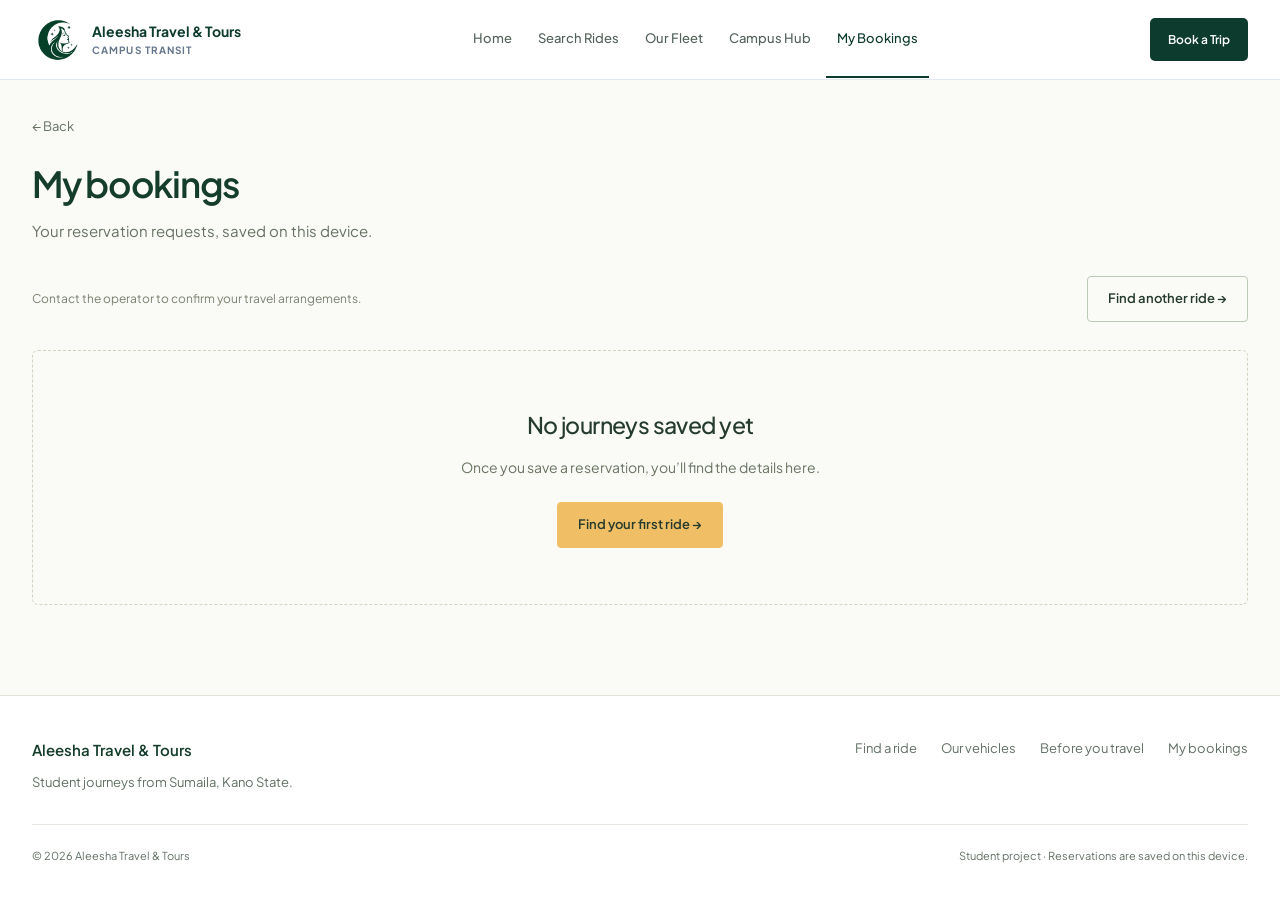
<file: bookings.html>
<!doctype html><html lang="en"><head><meta charset="utf-8"><meta name="viewport" content="width=device-width, initial-scale=1"><title>My Bookings | Aleesha Travel & Tours</title><link rel="preconnect" href="https://fonts.googleapis.com"><link href="https://fonts.googleapis.com/css2?family=Plus+Jakarta+Sans:wght@400;500;600;700;800&display=swap" rel="stylesheet"><link rel="stylesheet" href="styles.css"><script src="app.js" defer></script></head><body class="journey-page bookings-page"><header class="aleesha-header" id="site-header"><div class="aleesha-header-inner"><a class="aleesha-brand" href="index.html" aria-label="Aleesha Travel & Tours homepage"><img src="logo.png" alt="" width="50" height="50"><span class="aleesha-brand-copy"><strong>Aleesha Travel &amp; Tours</strong><small>Campus Transit</small></span></a><nav class="aleesha-nav" id="aleesha-nav" aria-label="Main navigation"><a href="index.html" class="aleesha-nav-link">Home</a><a href="rides.html" class="aleesha-nav-link">Search Rides</a><a href="fleet.html" class="aleesha-nav-link">Our Fleet</a><a href="campus.html" class="aleesha-nav-link">Campus Hub</a><a href="bookings.html" class="aleesha-nav-link is-active" aria-current="page">My Bookings</a></nav><div class="aleesha-header-actions"><a href="rides.html" class="aleesha-book-cta">Book a Trip</a></div><button type="button" id="mobileNavToggle" class="aleesha-nav-toggle" aria-label="Toggle navigation" aria-controls="aleesha-nav" aria-expanded="false"><span></span><span></span><span></span></button></div></header><main class="journey-main"><a class="back-link" href="index.html">← Back</a><header class="page-intro"><h1>My bookings</h1><p>Your reservation requests, saved on this device.</p></header><div class="bookings-heading"><p class="small-note">Contact the operator to confirm your travel arrangements.</p><a class="button-secondary" href="index.html">Find another ride →</a></div><div id="saved-list" class="saved-bookings"></div></main><footer class="site-footer"><div class="footer-inner"><div class="footer-about"><a href="index.html" class="footer-name">Aleesha Travel &amp; Tours</a><p>Student journeys from Sumaila, Kano State.</p></div><nav aria-label="Footer navigation"><a href="rides.html">Find a ride</a><a href="fleet.html">Our vehicles</a><a href="campus.html">Before you travel</a><a href="bookings.html">My bookings</a></nav><p class="footer-copyright">© 2026 Aleesha Travel &amp; Tours<span>Student project · Reservations are saved on this device.</span></p></div></footer></body></html>
</file>
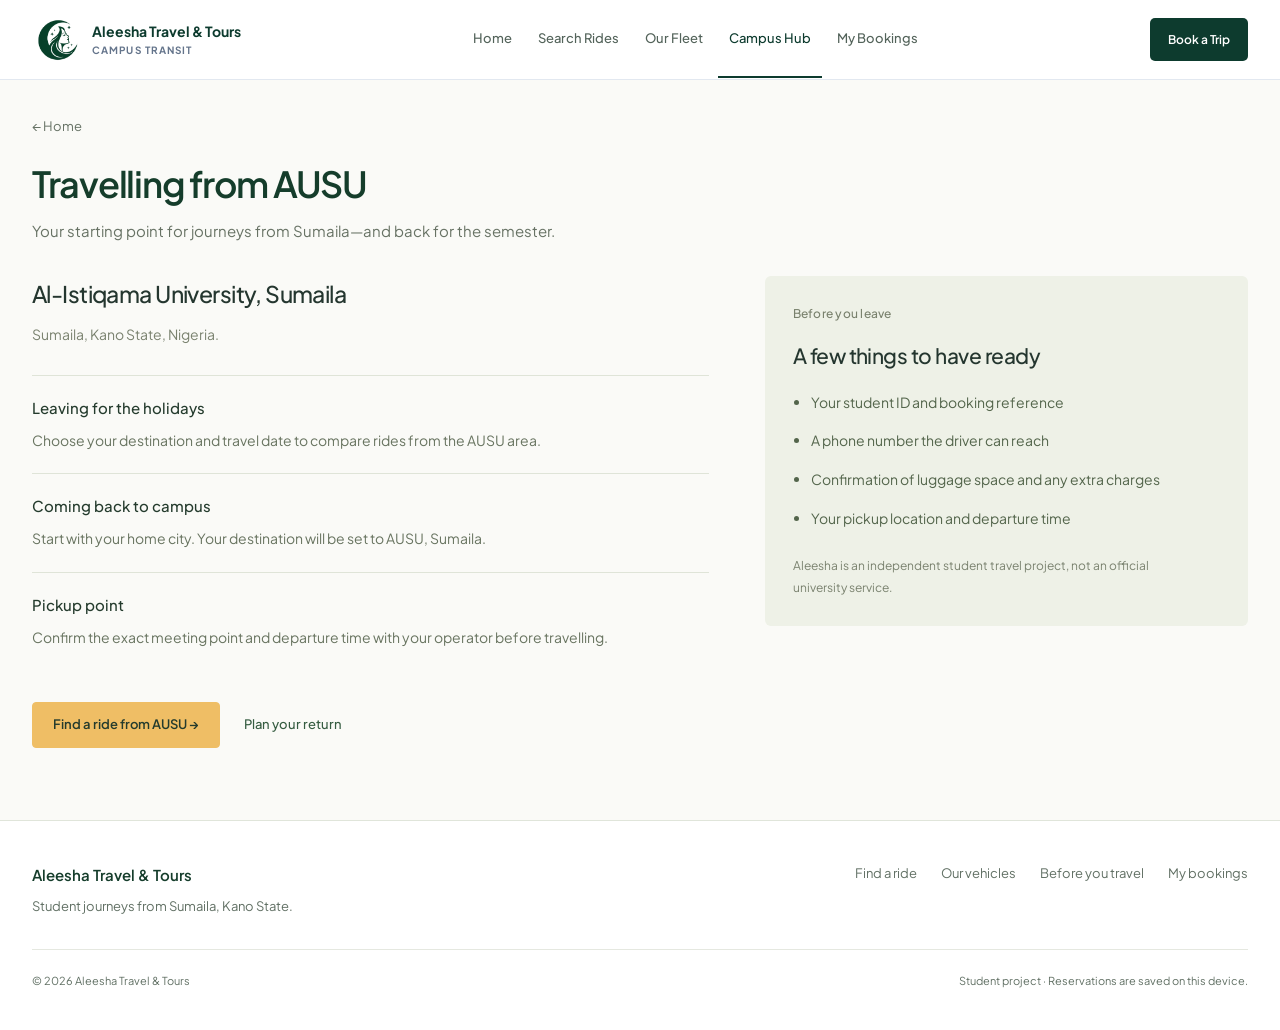
<file: campus.html>
<!DOCTYPE html>
<html lang="en"><head><title>Campus travel | Aleesha Travel &amp; Tours</title><meta charset="utf-8"/><meta content="width=device-width, initial-scale=1.0" name="viewport"/><meta content="web_standard" name="shell-type"/><link href="https://fonts.googleapis.com/css2?family=Material+Symbols+Outlined:opsz,wght,FILL,GRAD@20..48,100..700,0..1,-50..200" rel="stylesheet"/><link href="https://fonts.googleapis.com" rel="preconnect"/><link crossorigin="" href="https://fonts.gstatic.com" rel="preconnect"/><link href="https://fonts.googleapis.com/css2?family=Plus+Jakarta+Sans:wght@400;500;600;700;800&amp;display=swap" rel="stylesheet"/>
<link href="https://fonts.googleapis.com/css2?family=Material+Symbols+Outlined:wght,FILL@100..700,0..1&amp;display=swap" rel="stylesheet"/><link href="styles.css" rel="stylesheet"/><script defer="True" src="app.js"></script></head><body class="journey-page campus-page"><header class="aleesha-header" id="site-header"><div class="aleesha-header-inner"><a class="aleesha-brand" href="index.html" aria-label="Aleesha Travel & Tours homepage"><img src="logo.png" alt="" width="50" height="50"><span class="aleesha-brand-copy"><strong>Aleesha Travel &amp; Tours</strong><small>Campus Transit</small></span></a><nav class="aleesha-nav" id="aleesha-nav" aria-label="Main navigation"><a href="index.html" class="aleesha-nav-link">Home</a><a href="rides.html" class="aleesha-nav-link">Search Rides</a><a href="fleet.html" class="aleesha-nav-link">Our Fleet</a><a href="campus.html" class="aleesha-nav-link is-active" aria-current="page">Campus Hub</a><a href="bookings.html" class="aleesha-nav-link">My Bookings</a></nav><div class="aleesha-header-actions"><a href="rides.html" class="aleesha-book-cta">Book a Trip</a></div><button type="button" id="mobileNavToggle" class="aleesha-nav-toggle" aria-label="Toggle navigation" aria-controls="aleesha-nav" aria-expanded="false"><span></span><span></span><span></span></button></div></header><main class="journey-main"><a class="back-link" href="index.html">← Home</a><header class="page-intro"><h1>Travelling from AUSU</h1><p>Your starting point for journeys from Sumaila—and back for the semester.</p></header><div class="flow-layout campus-information"><section><h2>Al-Istiqama University, Sumaila</h2><p>Sumaila, Kano State, Nigeria.</p><dl class="campus-facts"><div><dt>Leaving for the holidays</dt><dd>Choose your destination and travel date to compare rides from the AUSU area.</dd></div><div><dt>Coming back to campus</dt><dd>Start with your home city. Your destination will be set to AUSU, Sumaila.</dd></div><div><dt>Pickup point</dt><dd>Confirm the exact meeting point and departure time with your operator before travelling.</dd></div></dl><div class="form-actions"><a class="button-primary" href="index.html#home-search">Find a ride from AUSU →</a><a class="text-button" href="return-to-campus.html">Plan your return</a></div></section><aside class="campus-preparation"><p class="section-label">Before you leave</p><h2>A few things to have ready</h2><ul><li>Your student ID and booking reference</li><li>A phone number the driver can reach</li><li>Confirmation of luggage space and any extra charges</li><li>Your pickup location and departure time</li></ul><p class="small-note">Aleesha is an independent student travel project, not an official university service.</p></aside></div></main><footer class="site-footer"><div class="footer-inner"><div class="footer-about"><a href="index.html" class="footer-name">Aleesha Travel &amp; Tours</a><p>Student journeys from Sumaila, Kano State.</p></div><nav aria-label="Footer navigation"><a href="rides.html">Find a ride</a><a href="fleet.html">Our vehicles</a><a href="campus.html">Before you travel</a><a href="bookings.html">My bookings</a></nav><p class="footer-copyright">© 2026 Aleesha Travel &amp; Tours<span>Student project · Reservations are saved on this device.</span></p></div></footer>
</body></html>
</file>
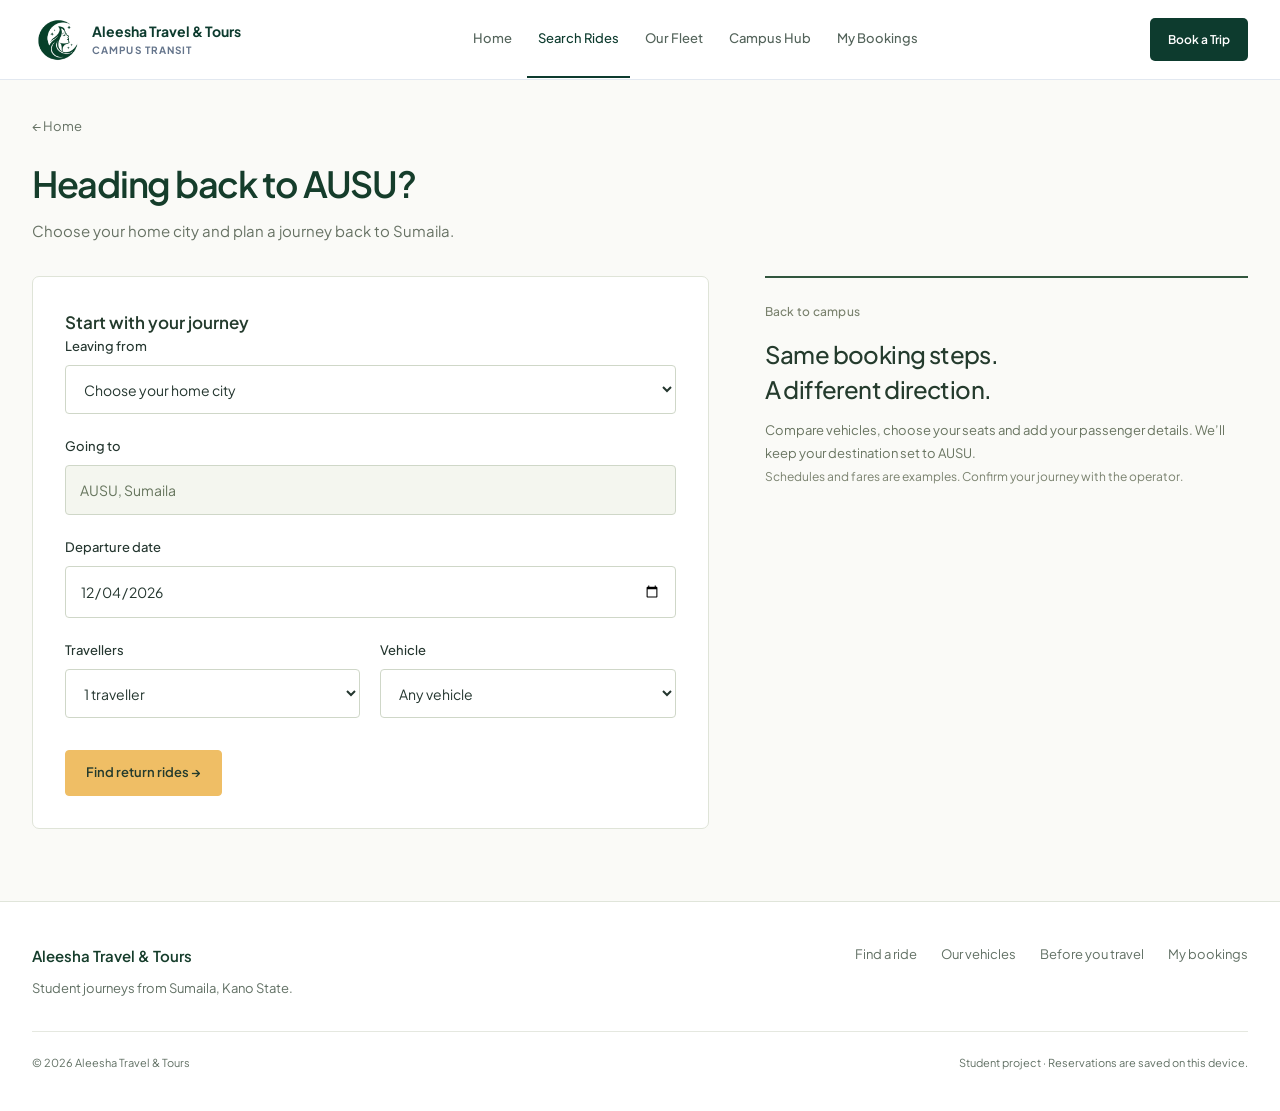
<file: return-to-campus.html>
<!DOCTYPE html>
<html lang="en"><head><title>Return to campus | Aleesha Travel &amp; Tours</title><meta charset="utf-8"/><meta content="width=device-width, initial-scale=1.0" name="viewport"/><meta content="web_standard" name="shell-type"/><link href="https://fonts.googleapis.com/css2?family=Material+Symbols+Outlined:opsz,wght,FILL,GRAD@20..48,100..700,0..1,-50..200" rel="stylesheet"/><link href="https://fonts.googleapis.com" rel="preconnect"/><link crossorigin="" href="https://fonts.gstatic.com" rel="preconnect"/><link href="https://fonts.googleapis.com/css2?family=Plus+Jakarta+Sans:wght@400;500;600;700;800&amp;display=swap" rel="stylesheet"/>
<link href="https://fonts.googleapis.com/css2?family=Material+Symbols+Outlined:wght,FILL@100..700,0..1&amp;display=swap" rel="stylesheet"/><link href="styles.css" rel="stylesheet"/><script defer="True" src="app.js"></script></head><body class="journey-page return-to-campus-page"><header class="aleesha-header" id="site-header"><div class="aleesha-header-inner"><a class="aleesha-brand" href="index.html" aria-label="Aleesha Travel & Tours homepage"><img src="logo.png" alt="" width="50" height="50"><span class="aleesha-brand-copy"><strong>Aleesha Travel &amp; Tours</strong><small>Campus Transit</small></span></a><nav class="aleesha-nav" id="aleesha-nav" aria-label="Main navigation"><a href="index.html" class="aleesha-nav-link">Home</a><a href="rides.html" class="aleesha-nav-link is-active" aria-current="page">Search Rides</a><a href="fleet.html" class="aleesha-nav-link">Our Fleet</a><a href="campus.html" class="aleesha-nav-link">Campus Hub</a><a href="bookings.html" class="aleesha-nav-link">My Bookings</a></nav><div class="aleesha-header-actions"><a href="rides.html" class="aleesha-book-cta">Book a Trip</a></div><button type="button" id="mobileNavToggle" class="aleesha-nav-toggle" aria-label="Toggle navigation" aria-controls="aleesha-nav" aria-expanded="false"><span></span><span></span><span></span></button></div></header><main class="journey-main"><a class="back-link" href="index.html">← Home</a><header class="page-intro"><h1>Heading back to AUSU?</h1><p>Choose your home city and plan a journey back to Sumaila.</p></header><div class="flow-layout"><section class="form-panel"><h2>Start with your journey</h2><form id="return-search-form"><label for="return-from">Leaving from</label><select id="return-from" name="from" required><option value="">Choose your home city</option></select><label for="return-to">Going to</label><input id="return-to" value="AUSU, Sumaila" readonly><label for="return-date">Departure date</label><input id="return-date" type="date" name="date" required><div class="return-options"><div><label for="return-count">Travellers</label><select id="return-count" name="passengers"></select></div><div><label for="return-vehicle">Vehicle</label><select id="return-vehicle" name="vehicle"><option value="any">Any vehicle</option><option value="sienna">Toyota Sienna</option><option value="hiace">Toyota HiAce</option><option value="bus">Coach</option><option value="suv">SUV</option></select></div></div><div class="form-actions"><button class="button-primary" type="submit">Find return rides →</button></div></form></section><aside class="trip-summary"><p class="section-label">Back to campus</p><h2>Same booking steps.<br>A different direction.</h2><p class="trip-meta">Compare vehicles, choose your seats and add your passenger details. We’ll keep your destination set to AUSU.</p><p class="small-note">Schedules and fares are examples. Confirm your journey with the operator.</p></aside></div></main><footer class="site-footer"><div class="footer-inner"><div class="footer-about"><a href="index.html" class="footer-name">Aleesha Travel &amp; Tours</a><p>Student journeys from Sumaila, Kano State.</p></div><nav aria-label="Footer navigation"><a href="rides.html">Find a ride</a><a href="fleet.html">Our vehicles</a><a href="campus.html">Before you travel</a><a href="bookings.html">My bookings</a></nav><p class="footer-copyright">© 2026 Aleesha Travel &amp; Tours<span>Student project · Reservations are saved on this device.</span></p></div></footer>
</body></html>
</file>
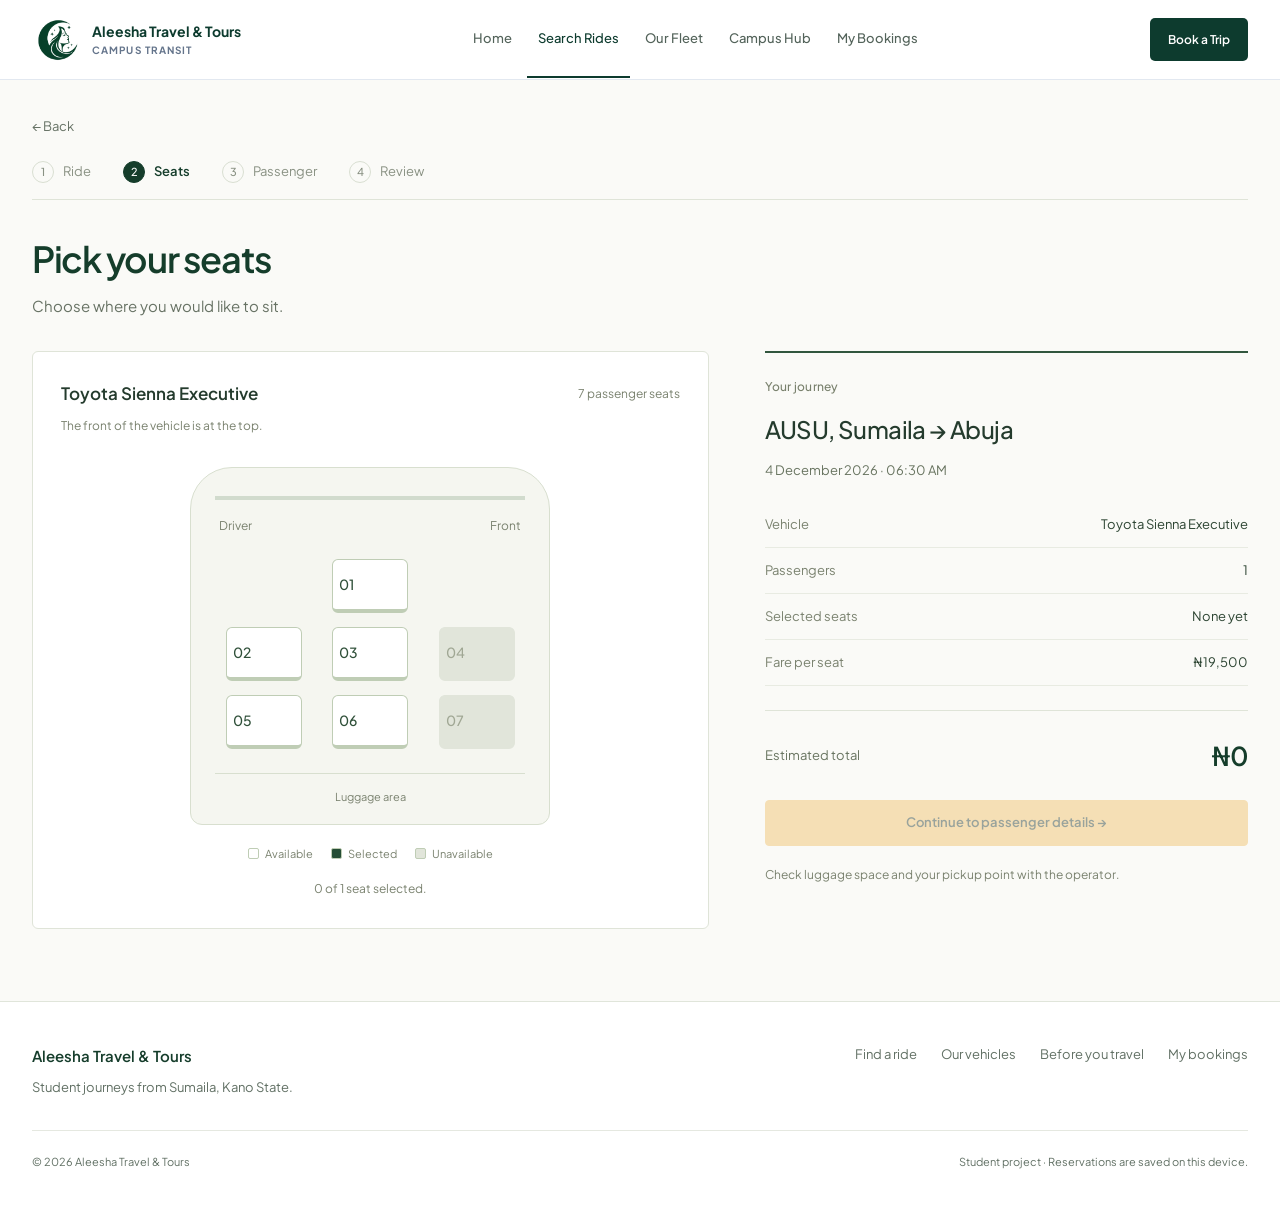
<file: seats.html>
<!DOCTYPE html>
<html lang="en"><head><title>Select Seats | Aleesha Travel &amp; Tours</title><meta charset="utf-8"/><meta content="width=device-width, initial-scale=1.0" name="viewport"/><meta content="web_standard" name="shell-type"/><link href="https://fonts.googleapis.com/css2?family=Material+Symbols+Outlined:opsz,wght,FILL,GRAD@20..48,100..700,0..1,-50..200" rel="stylesheet"/><link href="https://fonts.googleapis.com" rel="preconnect"/><link crossorigin="" href="https://fonts.gstatic.com" rel="preconnect"/><link href="https://fonts.googleapis.com/css2?family=Plus+Jakarta+Sans:wght@400;500;600;700;800&amp;display=swap" rel="stylesheet"/>
<link href="https://fonts.googleapis.com/css2?family=Material+Symbols+Outlined:wght,FILL@100..700,0..1&amp;display=swap" rel="stylesheet"/><link href="styles.css" rel="stylesheet"/><script defer="True" src="app.js"></script></head><body class="journey-page seats-page"><header class="aleesha-header" id="site-header"><div class="aleesha-header-inner"><a class="aleesha-brand" href="index.html" aria-label="Aleesha Travel & Tours homepage"><img src="logo.png" alt="" width="50" height="50"><span class="aleesha-brand-copy"><strong>Aleesha Travel &amp; Tours</strong><small>Campus Transit</small></span></a><nav class="aleesha-nav" id="aleesha-nav" aria-label="Main navigation"><a href="index.html" class="aleesha-nav-link">Home</a><a href="rides.html" class="aleesha-nav-link is-active" aria-current="page">Search Rides</a><a href="fleet.html" class="aleesha-nav-link">Our Fleet</a><a href="campus.html" class="aleesha-nav-link">Campus Hub</a><a href="bookings.html" class="aleesha-nav-link">My Bookings</a></nav><div class="aleesha-header-actions"><a href="rides.html" class="aleesha-book-cta">Book a Trip</a></div><button type="button" id="mobileNavToggle" class="aleesha-nav-toggle" aria-label="Toggle navigation" aria-controls="aleesha-nav" aria-expanded="false"><span></span><span></span><span></span></button></div></header><main class="journey-main"><a class="back-link" href="rides.html">← Back</a><nav class="journey-steps" aria-label="Booking progress"><span><b>1</b>Ride</span><span aria-current="step"><b>2</b>Seats</span><span><b>3</b>Passenger</span><span><b>4</b>Review</span></nav><header class="page-intro"><h1>Pick your seats</h1><p>Choose where you would like to sit.</p></header><div class="flow-layout seat-layout"><section class="seat-workspace"><div class="section-heading"><h2 id="deck-vehicle"></h2><span id="deck-capacity" class="small-note"></span></div><p class="small-note">The front of the vehicle is at the top.</p><div class="vehicle-cabin"><div class="cabin-front"><span>Driver</span><span>Front</span></div><div id="seat-grid" class="seat-grid"></div><div class="cabin-luggage">Luggage area</div></div><div class="seat-legend"><span><i class="legend-available"></i>Available</span><span><i class="legend-selected"></i>Selected</span><span><i class="legend-occupied"></i>Unavailable</span></div><p id="seat-message" class="small-note" aria-live="polite"></p></section><aside class="trip-summary"><p class="section-label">Your journey</p><h2 id="seat-route"></h2><p id="seat-date" class="trip-meta"></p><dl class="detail-list"><div><dt>Vehicle</dt><dd id="seat-vehicle"></dd></div><div><dt>Passengers</dt><dd id="seat-passengers"></dd></div><div><dt>Selected seats</dt><dd id="selected-seats">None yet</dd></div><div><dt>Fare per seat</dt><dd id="seat-fare"></dd></div></dl><div class="summary-price"><span>Estimated total</span><strong id="seat-total">₦0</strong></div><button id="seat-continue" class="button-primary" disabled>Continue to passenger details →</button><p class="small-note">Check luggage space and your pickup point with the operator.</p></aside></div></main><footer class="site-footer"><div class="footer-inner"><div class="footer-about"><a href="index.html" class="footer-name">Aleesha Travel &amp; Tours</a><p>Student journeys from Sumaila, Kano State.</p></div><nav aria-label="Footer navigation"><a href="rides.html">Find a ride</a><a href="fleet.html">Our vehicles</a><a href="campus.html">Before you travel</a><a href="bookings.html">My bookings</a></nav><p class="footer-copyright">© 2026 Aleesha Travel &amp; Tours<span>Student project · Reservations are saved on this device.</span></p></div></footer>
</body></html>
</file>
<file: styles.css>
/* Browser baseline: shared by every screen, with component utilities below. */
*,*::before,*::after{box-sizing:border-box;border-width:0;border-style:solid;border-color:#e2e8f0}
html{line-height:1.5;-webkit-text-size-adjust:100%;scroll-padding-top:104px}
h1,h2,h3,h4,h5,h6,p,figure{margin:0}
h1,h2,h3,h4,h5,h6{font-size:inherit;font-weight:inherit}
button,input,select,textarea{font:inherit;color:inherit}
button{background:transparent;text-align:inherit}
img{display:block;max-width:100%;height:auto}
input,select{min-width:0}
/*! tailwindcss v4.1.10 | MIT License | https://tailwindcss.com */
@layer properties;
:root, :host {
  --color-white: #fff;
  --radius-lg: 0.5rem;
  --radius-xl: 0.75rem;
  --spacing: .25rem;
  --font-body-md: 'Plus Jakarta Sans',sans-serif;
  --font-display-hero: 'Plus Jakarta Sans',sans-serif;
  --color-surface-container-high: #dce9ff;
  --color-border-subtle: #E2E8F0;
  --color-seat-occupied: #E2E8F0;
  --color-surface-subtle: #F1F5F9;
  --color-secondary-container: #fdbe50;
  --color-emerald-tint: #E8F5E9;
  --color-status-error: #DC2626;
  --color-on-surface: #0b1c30;
  --color-on-secondary-container: #714d00;
  --color-text-muted: #94A3B8;
  --color-on-primary: #ffffff;
  --color-surface: #f8f9ff;
  --color-secondary-fixed: #ffdead;
  --color-border-strong: #CBD5E1;
  --color-surface-card: #FFFFFF;
  --color-secondary: #7e5700;
  --color-surface-container-highest: #d3e4fe;
  --color-surface-dim: #cbdbf5;
  --color-accent-amber-hover: #D97706;
  --color-on-secondary-fixed: #281900;
  --color-on-primary-container: #79a694;
  --color-surface-container: #e5eeff;
  --color-outline-variant: #c0c8c3;
  --color-primary: #00241a;
  --color-text-secondary: #475569;
  --color-text-primary: #0F172A;
  --color-surface-container-low: #eff4ff;
  --color-status-success: #16A34A;
  --color-primary-container: #0d3b2e;
  --color-error-container: #ffdad6;
  --color-on-tertiary: #ffffff;
  --color-on-surface-variant: #414845;
  --color-primary-fixed-dim: #a3d0be;
  --color-tertiary-container: #173a2e;
  --color-surface-canvas: #F8FAFC;
  --spacing-space-md: 1rem;
  --spacing-space-xs: .5rem;
  --spacing-margin: 2rem;
  --spacing-space-xl: 2rem;
  --spacing-space-2xl: 3rem;
  --spacing-margin-mobile: 1rem;
  --spacing-space-3xl: 4.5rem;
  --spacing-gutter: 1.5rem;
  --spacing-space-sm: .75rem;
  --spacing-space-lg: 1.5rem;
  --spacing-space-2xs: .25rem;
  --text-label-lg: 14px;
  --text-label-lg--line-height: 20px;
  --text-label-lg--font-weight: 600;
  --font-label-lg: 'Plus Jakarta Sans',sans-serif;
  --text-body-sm: 12px;
  --text-body-sm--line-height: 18px;
  --text-body-sm--font-weight: 400;
  --font-body-sm: 'Plus Jakarta Sans',sans-serif;
  --text-label-caps: 11px;
  --text-label-caps--line-height: 14px;
  --text-label-caps--font-weight: 700;
  --font-label-caps: 'Plus Jakarta Sans',sans-serif;
  --text-headline-md: 20px;
  --text-headline-md--line-height: 28px;
  --text-headline-md--font-weight: 600;
  --font-headline-md: 'Plus Jakarta Sans',sans-serif;
  --text-currency-price: 22px;
  --text-currency-price--line-height: 28px;
  --text-currency-price--font-weight: 700;
  --font-currency-price: 'Plus Jakarta Sans',sans-serif;
  --text-label-md: 12px;
  --text-label-md--line-height: 16px;
  --text-label-md--font-weight: 600;
  --font-label-md: 'Plus Jakarta Sans',sans-serif;
  --text-headline-sm: 16px;
  --text-headline-sm--line-height: 24px;
  --text-headline-sm--font-weight: 600;
  --font-headline-sm: 'Plus Jakarta Sans',sans-serif;
  --text-headline-xl: 32px;
  --text-headline-xl--line-height: 40px;
  --text-headline-xl--font-weight: 700;
  --font-headline-xl: 'Plus Jakarta Sans',sans-serif;
  --text-headline-lg: 24px;
  --text-headline-lg--line-height: 32px;
  --text-headline-lg--font-weight: 700;
  --text-body-md: 14px;
  --text-body-md--line-height: 22px;
  --text-body-md--font-weight: 400;
  --text-display-hero: 44px;
  --text-display-hero--line-height: 52px;
  --text-display-hero--font-weight: 800;
  --text-body-lg: 16px;
  --text-body-lg--line-height: 26px;
  --text-body-lg--font-weight: 400;
  --font-body-lg: 'Plus Jakarta Sans',sans-serif;
}
.pointer-events-none {
  pointer-events: none;
}
.absolute {
  position: absolute;
}
.fixed {
  position: fixed;
}
.relative {
  position: relative;
}
.sticky {
  position: sticky;
}
.-top-32 {
  top: calc(var(--spacing) * -32);
}
.top-0 {
  top: calc(var(--spacing) * 0);
}
.top-1 {
  top: calc(var(--spacing) * 1);
}
.top-1\/2 {
  top: calc(1/2 * 100%);
}
.top-24 {
  top: calc(var(--spacing) * 24);
}
.top-space-xs {
  top: var(--spacing-space-xs);
}
.-right-0\.5 {
  right: calc(var(--spacing) * -0.5);
}
.-right-1 {
  right: calc(var(--spacing) * -1);
}
.-right-4 {
  right: calc(var(--spacing) * -4);
}
.-right-16 {
  right: calc(var(--spacing) * -16);
}
.-right-24 {
  right: calc(var(--spacing) * -24);
}
.right-0 {
  right: calc(var(--spacing) * 0);
}
.right-1 {
  right: calc(var(--spacing) * 1);
}
.right-space-xs {
  right: var(--spacing-space-xs);
}
.-bottom-0\.5 {
  bottom: calc(var(--spacing) * -0.5);
}
.-bottom-1 {
  bottom: calc(var(--spacing) * -1);
}
.-bottom-6 {
  bottom: calc(var(--spacing) * -6);
}
.-bottom-16 {
  bottom: calc(var(--spacing) * -16);
}
.-left-32 {
  left: calc(var(--spacing) * -32);
}
.left-0 {
  left: calc(var(--spacing) * 0);
}
.left-1 {
  left: calc(var(--spacing) * 1);
}
.z-10 {
  z-index: 10;
}
.z-50 {
  z-index: 50;
}
.mx-auto {
  margin-inline: auto;
}
.my-space-2xs {
  margin-block: var(--spacing-space-2xs);
}
.mt-0\.5 {
  margin-top: calc(var(--spacing) * 0.5);
}
.mt-1 {
  margin-top: calc(var(--spacing) * 1);
}
.mt-space-2xs {
  margin-top: var(--spacing-space-2xs);
}
.mt-space-lg {
  margin-top: var(--spacing-space-lg);
}
.mt-space-md {
  margin-top: var(--spacing-space-md);
}
.mt-space-xs {
  margin-top: var(--spacing-space-xs);
}
.mr-1 {
  margin-right: calc(var(--spacing) * 1);
}
.mb-space-2xl {
  margin-bottom: var(--spacing-space-2xl);
}
.mb-space-2xs {
  margin-bottom: var(--spacing-space-2xs);
}
.mb-space-md {
  margin-bottom: var(--spacing-space-md);
}
.mb-space-sm {
  margin-bottom: var(--spacing-space-sm);
}
.mb-space-xl {
  margin-bottom: var(--spacing-space-xl);
}
.block {
  display: block;
}
.flex {
  display: flex;
}
.grid {
  display: grid;
}
.hidden {
  display: none;
}
.inline-flex {
  display: inline-flex;
}
.h-0\.5 {
  height: calc(var(--spacing) * 0.5);
}
.h-1 {
  height: calc(var(--spacing) * 1);
}
.h-1\.5 {
  height: calc(var(--spacing) * 1.5);
}
.h-2 {
  height: calc(var(--spacing) * 2);
}
.h-2\.5 {
  height: calc(var(--spacing) * 2.5);
}
.h-4 {
  height: calc(var(--spacing) * 4);
}
.h-6 {
  height: calc(var(--spacing) * 6);
}
.h-7 {
  height: calc(var(--spacing) * 7);
}
.h-8 {
  height: calc(var(--spacing) * 8);
}
.h-9 {
  height: calc(var(--spacing) * 9);
}
.h-10 {
  height: calc(var(--spacing) * 10);
}
.h-12 {
  height: calc(var(--spacing) * 12);
}
.h-16 {
  height: calc(var(--spacing) * 16);
}
.h-20 {
  height: calc(var(--spacing) * 20);
}
.h-24 {
  height: calc(var(--spacing) * 24);
}
.h-48 {
  height: calc(var(--spacing) * 48);
}
.h-80 {
  height: calc(var(--spacing) * 80);
}
.h-96 {
  height: calc(var(--spacing) * 96);
}
.h-\[30rem\] {
  height: 30rem;
}
.h-\[400px\] {
  height: 400px;
}
.h-full {
  height: 100%;
}
.h-px {
  height: 1px;
}
.min-h-screen {
  min-height: 100vh;
}
.w-1 {
  width: calc(var(--spacing) * 1);
}
.w-1\.5 {
  width: calc(var(--spacing) * 1.5);
}
.w-2 {
  width: calc(var(--spacing) * 2);
}
.w-2\.5 {
  width: calc(var(--spacing) * 2.5);
}
.w-4 {
  width: calc(var(--spacing) * 4);
}
.w-6 {
  width: calc(var(--spacing) * 6);
}
.w-7 {
  width: calc(var(--spacing) * 7);
}
.w-8 {
  width: calc(var(--spacing) * 8);
}
.w-10 {
  width: calc(var(--spacing) * 10);
}
.w-12 {
  width: calc(var(--spacing) * 12);
}
.w-16 {
  width: calc(var(--spacing) * 16);
}
.w-24 {
  width: calc(var(--spacing) * 24);
}
.w-80 {
  width: calc(var(--spacing) * 80);
}
.w-96 {
  width: calc(var(--spacing) * 96);
}
.w-\[30rem\] {
  width: 30rem;
}
.w-auto {
  width: auto;
}
.w-fit {
  width: fit-content;
}
.w-full {
  width: 100%;
}
.max-w-\[420px\] {
  max-width: 420px;
}
.max-w-\[480px\] {
  max-width: 480px;
}
.max-w-\[1280px\] {
  max-width: 1280px;
}
.min-w-0 {
  min-width: calc(var(--spacing) * 0);
}
.flex-1 {
  flex: 1;
}
.shrink-0 {
  flex-shrink: 0;
}
.cursor-not-allowed {
  cursor: not-allowed;
}
.cursor-pointer {
  cursor: pointer;
}
.grid-cols-1 {
  grid-template-columns: repeat(1, minmax(0, 1fr));
}
.grid-cols-2 {
  grid-template-columns: repeat(2, minmax(0, 1fr));
}
.grid-cols-3 {
  grid-template-columns: repeat(3, minmax(0, 1fr));
}
.flex-col {
  flex-direction: column;
}
.flex-wrap {
  flex-wrap: wrap;
}
.items-baseline {
  align-items: baseline;
}
.items-center {
  align-items: center;
}
.items-end {
  align-items: flex-end;
}
.items-start {
  align-items: flex-start;
}
.justify-between {
  justify-content: space-between;
}
.justify-center {
  justify-content: center;
}
.gap-1 {
  gap: calc(var(--spacing) * 1);
}
.gap-gutter {
  gap: var(--spacing-gutter);
}
.gap-space-2xs {
  gap: var(--spacing-space-2xs);
}
.gap-space-lg {
  gap: var(--spacing-space-lg);
}
.gap-space-md {
  gap: var(--spacing-space-md);
}
.gap-space-sm {
  gap: var(--spacing-space-sm);
}
.gap-space-xl {
  gap: var(--spacing-space-xl);
}
.gap-space-xs {
  gap: var(--spacing-space-xs);
}
.gap-x-space-xs {
  column-gap: var(--spacing-space-xs);
}
.gap-y-space-2xs {
  row-gap: var(--spacing-space-2xs);
}
.self-end {
  align-self: flex-end;
}
.truncate {
  overflow: hidden;
  text-overflow: ellipsis;
  white-space: nowrap;
}
.overflow-hidden {
  overflow: hidden;
}
.overflow-x-auto {
  overflow-x: auto;
}
.rounded-full {
  border-radius: calc(infinity * 1px);
}
.rounded-lg {
  border-radius: var(--radius-lg);
}
.rounded-xl {
  border-radius: var(--radius-xl);
}
.border-t-0 {
  border-top-style: var(--tw-border-style);
  border-top-width: 0px;
}
.border-b {
  border-bottom-style: var(--tw-border-style);
  border-bottom-width: 1px;
}
.border-border-subtle {
  border-color: var(--color-border-subtle);
}
.bg-border-strong {
  background-color: var(--color-border-strong);
}
.bg-emerald-tint {
  background-color: var(--color-emerald-tint);
}
.bg-error-container\/40 {
  background-color: color-mix(in srgb, #ffdad6 40%, transparent);
  @supports (color: color-mix(in lab, red, red)) {
    background-color: color-mix(in oklab, var(--color-error-container) 40%, transparent);
  }
}
.bg-outline-variant {
  background-color: var(--color-outline-variant);
}
.bg-primary {
  background-color: var(--color-primary);
}
.bg-primary-container {
  background-color: var(--color-primary-container);
}
.bg-primary-fixed-dim {
  background-color: var(--color-primary-fixed-dim);
}
.bg-primary\/40 {
  background-color: color-mix(in srgb, #00241a 40%, transparent);
  @supports (color: color-mix(in lab, red, red)) {
    background-color: color-mix(in oklab, var(--color-primary) 40%, transparent);
  }
}
.bg-seat-occupied {
  background-color: var(--color-seat-occupied);
}
.bg-secondary {
  background-color: var(--color-secondary);
}
.bg-secondary-container {
  background-color: var(--color-secondary-container);
}
.bg-secondary-container\/10 {
  background-color: color-mix(in srgb, #fdbe50 10%, transparent);
  @supports (color: color-mix(in lab, red, red)) {
    background-color: color-mix(in oklab, var(--color-secondary-container) 10%, transparent);
  }
}
.bg-secondary-container\/20 {
  background-color: color-mix(in srgb, #fdbe50 20%, transparent);
  @supports (color: color-mix(in lab, red, red)) {
    background-color: color-mix(in oklab, var(--color-secondary-container) 20%, transparent);
  }
}
.bg-secondary-fixed {
  background-color: var(--color-secondary-fixed);
}
.bg-secondary-fixed\/30 {
  background-color: color-mix(in srgb, #ffdead 30%, transparent);
  @supports (color: color-mix(in lab, red, red)) {
    background-color: color-mix(in oklab, var(--color-secondary-fixed) 30%, transparent);
  }
}
.bg-secondary-fixed\/40 {
  background-color: color-mix(in srgb, #ffdead 40%, transparent);
  @supports (color: color-mix(in lab, red, red)) {
    background-color: color-mix(in oklab, var(--color-secondary-fixed) 40%, transparent);
  }
}
.bg-status-success {
  background-color: var(--color-status-success);
}
.bg-surface {
  background-color: var(--color-surface);
}
.bg-surface-canvas {
  background-color: var(--color-surface-canvas);
}
.bg-surface-card {
  background-color: var(--color-surface-card);
}
.bg-surface-card\/10 {
  background-color: color-mix(in srgb, #FFFFFF 10%, transparent);
  @supports (color: color-mix(in lab, red, red)) {
    background-color: color-mix(in oklab, var(--color-surface-card) 10%, transparent);
  }
}
.bg-surface-card\/30 {
  background-color: color-mix(in srgb, #FFFFFF 30%, transparent);
  @supports (color: color-mix(in lab, red, red)) {
    background-color: color-mix(in oklab, var(--color-surface-card) 30%, transparent);
  }
}
.bg-surface-card\/90 {
  background-color: color-mix(in srgb, #FFFFFF 90%, transparent);
  @supports (color: color-mix(in lab, red, red)) {
    background-color: color-mix(in oklab, var(--color-surface-card) 90%, transparent);
  }
}
.bg-surface-card\/95 {
  background-color: color-mix(in srgb, #FFFFFF 95%, transparent);
  @supports (color: color-mix(in lab, red, red)) {
    background-color: color-mix(in oklab, var(--color-surface-card) 95%, transparent);
  }
}
.bg-surface-container-high\/40 {
  background-color: color-mix(in srgb, #dce9ff 40%, transparent);
  @supports (color: color-mix(in lab, red, red)) {
    background-color: color-mix(in oklab, var(--color-surface-container-high) 40%, transparent);
  }
}
.bg-surface-container-high\/60 {
  background-color: color-mix(in srgb, #dce9ff 60%, transparent);
  @supports (color: color-mix(in lab, red, red)) {
    background-color: color-mix(in oklab, var(--color-surface-container-high) 60%, transparent);
  }
}
.bg-surface-container-highest {
  background-color: var(--color-surface-container-highest);
}
.bg-surface-container-low {
  background-color: var(--color-surface-container-low);
}
.bg-surface-dim {
  background-color: var(--color-surface-dim);
}
.bg-surface-subtle {
  background-color: var(--color-surface-subtle);
}
.bg-transparent {
  background-color: transparent;
}
.bg-white {
  background-color: var(--color-white);
}
.object-contain {
  object-fit: contain;
}
.object-cover {
  object-fit: cover;
}
.p-space-2xl {
  padding: var(--spacing-space-2xl);
}
.p-space-2xs {
  padding: var(--spacing-space-2xs);
}
.p-space-lg {
  padding: var(--spacing-space-lg);
}
.p-space-md {
  padding: var(--spacing-space-md);
}
.p-space-sm {
  padding: var(--spacing-space-sm);
}
.p-space-xl {
  padding: var(--spacing-space-xl);
}
.p-space-xs {
  padding: var(--spacing-space-xs);
}
.px-1 {
  padding-inline: calc(var(--spacing) * 1);
}
.px-margin-mobile {
  padding-inline: var(--spacing-margin-mobile);
}
.px-space-2xs {
  padding-inline: var(--spacing-space-2xs);
}
.px-space-lg {
  padding-inline: var(--spacing-space-lg);
}
.px-space-md {
  padding-inline: var(--spacing-space-md);
}
.px-space-sm {
  padding-inline: var(--spacing-space-sm);
}
.px-space-xl {
  padding-inline: var(--spacing-space-xl);
}
.px-space-xs {
  padding-inline: var(--spacing-space-xs);
}
.py-0\.5 {
  padding-block: calc(var(--spacing) * 0.5);
}
.py-1 {
  padding-block: calc(var(--spacing) * 1);
}
.py-space-2xs {
  padding-block: var(--spacing-space-2xs);
}
.py-space-3xl {
  padding-block: var(--spacing-space-3xl);
}
.py-space-md {
  padding-block: var(--spacing-space-md);
}
.py-space-sm {
  padding-block: var(--spacing-space-sm);
}
.py-space-xl {
  padding-block: var(--spacing-space-xl);
}
.py-space-xs {
  padding-block: var(--spacing-space-xs);
}
.pt-0 {
  padding-top: calc(var(--spacing) * 0);
}
.pt-20 {
  padding-top: calc(var(--spacing) * 20);
}
.pt-space-2xl {
  padding-top: var(--spacing-space-2xl);
}
.pt-space-2xs {
  padding-top: var(--spacing-space-2xs);
}
.pt-space-lg {
  padding-top: var(--spacing-space-lg);
}
.pt-space-sm {
  padding-top: var(--spacing-space-sm);
}
.pt-space-xs {
  padding-top: var(--spacing-space-xs);
}
.pr-space-2xs {
  padding-right: var(--spacing-space-2xs);
}
.pr-space-xs {
  padding-right: var(--spacing-space-xs);
}
.pb-space-3xl {
  padding-bottom: var(--spacing-space-3xl);
}
.pb-space-md {
  padding-bottom: var(--spacing-space-md);
}
.pb-space-sm {
  padding-bottom: var(--spacing-space-sm);
}
.pb-space-xl {
  padding-bottom: var(--spacing-space-xl);
}
.pb-space-xs {
  padding-bottom: var(--spacing-space-xs);
}
.pl-space-2xs {
  padding-left: var(--spacing-space-2xs);
}
.text-center {
  text-align: center;
}
.text-left {
  text-align: left;
}
.text-right {
  text-align: right;
}
.font-body-lg {
  font-family: var(--font-body-lg);
}
.font-body-md {
  font-family: var(--font-body-md);
}
.font-body-sm {
  font-family: var(--font-body-sm);
}
.font-currency-price {
  font-family: var(--font-currency-price);
}
.font-display-hero {
  font-family: var(--font-display-hero);
}
.font-headline-md {
  font-family: var(--font-headline-md);
}
.font-headline-sm {
  font-family: var(--font-headline-sm);
}
.font-headline-xl {
  font-family: var(--font-headline-xl);
}
.font-label-caps {
  font-family: var(--font-label-caps);
}
.font-label-lg {
  font-family: var(--font-label-lg);
}
.font-label-md {
  font-family: var(--font-label-md);
}
.text-body-lg {
  font-size: var(--text-body-lg);
  line-height: var(--tw-leading, var(--text-body-lg--line-height));
  font-weight: var(--tw-font-weight, var(--text-body-lg--font-weight));
}
.text-body-md {
  font-size: var(--text-body-md);
  line-height: var(--tw-leading, var(--text-body-md--line-height));
  font-weight: var(--tw-font-weight, var(--text-body-md--font-weight));
}
.text-body-sm {
  font-size: var(--text-body-sm);
  line-height: var(--tw-leading, var(--text-body-sm--line-height));
  font-weight: var(--tw-font-weight, var(--text-body-sm--font-weight));
}
.text-currency-price {
  font-size: var(--text-currency-price);
  line-height: var(--tw-leading, var(--text-currency-price--line-height));
  font-weight: var(--tw-font-weight, var(--text-currency-price--font-weight));
}
.text-display-hero {
  font-size: var(--text-display-hero);
  line-height: var(--tw-leading, var(--text-display-hero--line-height));
  font-weight: var(--tw-font-weight, var(--text-display-hero--font-weight));
}
.text-headline-lg {
  font-size: var(--text-headline-lg);
  line-height: var(--tw-leading, var(--text-headline-lg--line-height));
  font-weight: var(--tw-font-weight, var(--text-headline-lg--font-weight));
}
.text-headline-md {
  font-size: var(--text-headline-md);
  line-height: var(--tw-leading, var(--text-headline-md--line-height));
  font-weight: var(--tw-font-weight, var(--text-headline-md--font-weight));
}
.text-headline-sm {
  font-size: var(--text-headline-sm);
  line-height: var(--tw-leading, var(--text-headline-sm--line-height));
  font-weight: var(--tw-font-weight, var(--text-headline-sm--font-weight));
}
.text-headline-xl {
  font-size: var(--text-headline-xl);
  line-height: var(--tw-leading, var(--text-headline-xl--line-height));
  font-weight: var(--tw-font-weight, var(--text-headline-xl--font-weight));
}
.text-label-caps {
  font-size: var(--text-label-caps);
  line-height: var(--tw-leading, var(--text-label-caps--line-height));
  font-weight: var(--tw-font-weight, var(--text-label-caps--font-weight));
}
.text-label-lg {
  font-size: var(--text-label-lg);
  line-height: var(--tw-leading, var(--text-label-lg--line-height));
  font-weight: var(--tw-font-weight, var(--text-label-lg--font-weight));
}
.text-label-md {
  font-size: var(--text-label-md);
  line-height: var(--tw-leading, var(--text-label-md--line-height));
  font-weight: var(--tw-font-weight, var(--text-label-md--font-weight));
}
.text-\[10px\] {
  font-size: 10px;
}
.whitespace-nowrap {
  white-space: nowrap;
}
.text-on-primary {
  color: var(--color-on-primary);
}
.text-on-primary-container {
  color: var(--color-on-primary-container);
}
.text-on-secondary-container {
  color: var(--color-on-secondary-container);
}
.text-on-secondary-fixed {
  color: var(--color-on-secondary-fixed);
}
.text-on-surface {
  color: var(--color-on-surface);
}
.text-on-surface-variant {
  color: var(--color-on-surface-variant);
}
.text-primary {
  color: var(--color-primary);
}
.text-primary-fixed-dim {
  color: var(--color-primary-fixed-dim);
}
.text-secondary {
  color: var(--color-secondary);
}
.text-secondary-container {
  color: var(--color-secondary-container);
}
.text-status-error {
  color: var(--color-status-error);
}
.text-status-success {
  color: var(--color-status-success);
}
.text-surface-container-high {
  color: var(--color-surface-container-high);
}
.text-text-muted {
  color: var(--color-text-muted);
}
.text-text-primary {
  color: var(--color-text-primary);
}
.text-text-secondary {
  color: var(--color-text-secondary);
}
.uppercase {
  text-transform: uppercase;
}
.underline {
  text-decoration-line: underline;
}
.antialiased {
  -webkit-font-smoothing: antialiased;
  -moz-osx-font-smoothing: grayscale;
}
.accent-primary {
  accent-color: var(--color-primary);
}
.opacity-50 {
  opacity: 50%;
}
.opacity-60 {
  opacity: 60%;
}
.opacity-90 {
  opacity: 90%;
}
.shadow-\[0_1px_3px_rgba\(15\,23\,42\,0\.04\)\] {
  --tw-shadow: 0 1px 3px var(--tw-shadow-color, rgba(15,23,42,0.04));
  box-shadow: var(--tw-inset-shadow), var(--tw-inset-ring-shadow), var(--tw-ring-offset-shadow), var(--tw-ring-shadow), var(--tw-shadow);
}
.shadow-\[0_1px_8px_rgba\(0\,0\,0\,0\.04\)\] {
  --tw-shadow: 0 1px 8px var(--tw-shadow-color, rgba(0,0,0,0.04));
  box-shadow: var(--tw-inset-shadow), var(--tw-inset-ring-shadow), var(--tw-ring-offset-shadow), var(--tw-ring-shadow), var(--tw-shadow);
}
.shadow-none {
  --tw-shadow: 0 0 #0000;
  box-shadow: var(--tw-inset-shadow), var(--tw-inset-ring-shadow), var(--tw-ring-offset-shadow), var(--tw-ring-shadow), var(--tw-shadow);
}
.ring-2 {
  --tw-ring-shadow: var(--tw-ring-inset,) 0 0 0 calc(2px + var(--tw-ring-offset-width)) var(--tw-ring-color, currentcolor);
  box-shadow: var(--tw-inset-shadow), var(--tw-inset-ring-shadow), var(--tw-ring-offset-shadow), var(--tw-ring-shadow), var(--tw-shadow);
}
.ring-primary {
  --tw-ring-color: var(--color-primary);
}
.ring-primary-container\/20 {
  --tw-ring-color: color-mix(in srgb, #0d3b2e 20%, transparent);
  @supports (color: color-mix(in lab, red, red)) {
    --tw-ring-color: color-mix(in oklab, var(--color-primary-container) 20%, transparent);
  }
}
.ring-primary-container\/30 {
  --tw-ring-color: color-mix(in srgb, #0d3b2e 30%, transparent);
  @supports (color: color-mix(in lab, red, red)) {
    --tw-ring-color: color-mix(in oklab, var(--color-primary-container) 30%, transparent);
  }
}
.ring-surface-card {
  --tw-ring-color: var(--color-surface-card);
}
.transition-all {
  transition-property: all;
  transition-timing-function: var(--tw-ease, ease);
  transition-duration: var(--tw-duration, 0s);
}
.transition-colors {
  transition-property: color, background-color, border-color, outline-color, text-decoration-color, fill, stroke, --tw-gradient-from, --tw-gradient-via, --tw-gradient-to;
  transition-timing-function: var(--tw-ease, ease);
  transition-duration: var(--tw-duration, 0s);
}
.transition-shadow {
  transition-property: box-shadow;
  transition-timing-function: var(--tw-ease, ease);
  transition-duration: var(--tw-duration, 0s);
}
.transition-transform {
  transition-property: transform, translate, scale, rotate;
  transition-timing-function: var(--tw-ease, ease);
  transition-duration: var(--tw-duration, 0s);
}
.duration-200 {
  --tw-duration: 200ms;
  transition-duration: 200ms;
}
.group-hover\:translate-x-1 {
  &:is(:where(.group):hover *) {
    @media (hover: hover) {
      --tw-translate-x: calc(var(--spacing) * 1);
      translate: var(--tw-translate-x) var(--tw-translate-y);
    }
  }
}
.group-hover\:text-primary {
  &:is(:where(.group):hover *) {
    @media (hover: hover) {
      color: var(--color-primary);
    }
  }
}
.hover\:bg-accent-amber-hover {
  &:hover {
    @media (hover: hover) {
      background-color: var(--color-accent-amber-hover);
    }
  }
}
.hover\:bg-primary-container {
  &:hover {
    @media (hover: hover) {
      background-color: var(--color-primary-container);
    }
  }
}
.hover\:bg-surface-card {
  &:hover {
    @media (hover: hover) {
      background-color: var(--color-surface-card);
    }
  }
}
.hover\:bg-surface-container {
  &:hover {
    @media (hover: hover) {
      background-color: var(--color-surface-container);
    }
  }
}
.hover\:bg-surface-dim {
  &:hover {
    @media (hover: hover) {
      background-color: var(--color-surface-dim);
    }
  }
}
.hover\:bg-surface-subtle {
  &:hover {
    @media (hover: hover) {
      background-color: var(--color-surface-subtle);
    }
  }
}
.hover\:bg-surface-subtle\/50 {
  &:hover {
    @media (hover: hover) {
      background-color: color-mix(in srgb, #F1F5F9 50%, transparent);
      @supports (color: color-mix(in lab, red, red)) {
        background-color: color-mix(in oklab, var(--color-surface-subtle) 50%, transparent);
      }
    }
  }
}
.hover\:bg-tertiary-container {
  &:hover {
    @media (hover: hover) {
      background-color: var(--color-tertiary-container);
    }
  }
}
.hover\:text-on-primary {
  &:hover {
    @media (hover: hover) {
      color: var(--color-on-primary);
    }
  }
}
.hover\:text-on-surface {
  &:hover {
    @media (hover: hover) {
      color: var(--color-on-surface);
    }
  }
}
.hover\:text-on-tertiary {
  &:hover {
    @media (hover: hover) {
      color: var(--color-on-tertiary);
    }
  }
}
.hover\:text-primary {
  &:hover {
    @media (hover: hover) {
      color: var(--color-primary);
    }
  }
}
.hover\:text-secondary {
  &:hover {
    @media (hover: hover) {
      color: var(--color-secondary);
    }
  }
}
.hover\:text-secondary-container {
  &:hover {
    @media (hover: hover) {
      color: var(--color-secondary-container);
    }
  }
}
.hover\:text-text-primary {
  &:hover {
    @media (hover: hover) {
      color: var(--color-text-primary);
    }
  }
}
.hover\:underline {
  &:hover {
    @media (hover: hover) {
      text-decoration-line: underline;
    }
  }
}
.focus\:outline-none {
  &:focus {
    --tw-outline-style: none;
    outline-style: none;
  }
}
.active\:scale-95 {
  &:active {
    --tw-scale-x: 95%;
    --tw-scale-y: 95%;
    --tw-scale-z: 95%;
    scale: var(--tw-scale-x) var(--tw-scale-y);
  }
}
.sm\:inline {
  @media (width >= 40rem) {
    display: inline;
  }
}
.sm\:inline-flex {
  @media (width >= 40rem) {
    display: inline-flex;
  }
}
.sm\:w-16 {
  @media (width >= 40rem) {
    width: calc(var(--spacing) * 16);
  }
}
.sm\:w-36 {
  @media (width >= 40rem) {
    width: calc(var(--spacing) * 36);
  }
}
.sm\:w-auto {
  @media (width >= 40rem) {
    width: auto;
  }
}
.sm\:grid-cols-2 {
  @media (width >= 40rem) {
    grid-template-columns: repeat(2, minmax(0, 1fr));
  }
}
.sm\:grid-cols-4 {
  @media (width >= 40rem) {
    grid-template-columns: repeat(4, minmax(0, 1fr));
  }
}
.sm\:flex-row {
  @media (width >= 40rem) {
    flex-direction: row;
  }
}
.sm\:items-center {
  @media (width >= 40rem) {
    align-items: center;
  }
}
.md\:right-8 {
  @media (width >= 48rem) {
    right: calc(var(--spacing) * 8);
  }
}
.md\:col-span-3 {
  @media (width >= 48rem) {
    grid-column: span 3 / span 3;
  }
}
.md\:col-span-6 {
  @media (width >= 48rem) {
    grid-column: span 6 / span 6;
  }
}
.md\:flex {
  @media (width >= 48rem) {
    display: flex;
  }
}
.md\:h-24 {
  @media (width >= 48rem) {
    height: calc(var(--spacing) * 24);
  }
}
.md\:w-32 {
  @media (width >= 48rem) {
    width: calc(var(--spacing) * 32);
  }
}
.md\:w-full {
  @media (width >= 48rem) {
    width: 100%;
  }
}
.md\:grid-cols-2 {
  @media (width >= 48rem) {
    grid-template-columns: repeat(2, minmax(0, 1fr));
  }
}
.md\:grid-cols-3 {
  @media (width >= 48rem) {
    grid-template-columns: repeat(3, minmax(0, 1fr));
  }
}
.md\:grid-cols-4 {
  @media (width >= 48rem) {
    grid-template-columns: repeat(4, minmax(0, 1fr));
  }
}
.md\:grid-cols-12 {
  @media (width >= 48rem) {
    grid-template-columns: repeat(12, minmax(0, 1fr));
  }
}
.md\:flex-col {
  @media (width >= 48rem) {
    flex-direction: column;
  }
}
.md\:flex-row {
  @media (width >= 48rem) {
    flex-direction: row;
  }
}
.md\:items-center {
  @media (width >= 48rem) {
    align-items: center;
  }
}
.md\:items-end {
  @media (width >= 48rem) {
    align-items: flex-end;
  }
}
.md\:items-start {
  @media (width >= 48rem) {
    align-items: flex-start;
  }
}
.md\:justify-center {
  @media (width >= 48rem) {
    justify-content: center;
  }
}
.md\:self-center {
  @media (width >= 48rem) {
    align-self: center;
  }
}
.md\:text-right {
  @media (width >= 48rem) {
    text-align: right;
  }
}
.lg\:col-span-4 {
  @media (width >= 64rem) {
    grid-column: span 4 / span 4;
  }
}
.lg\:col-span-5 {
  @media (width >= 64rem) {
    grid-column: span 5 / span 5;
  }
}
.lg\:col-span-6 {
  @media (width >= 64rem) {
    grid-column: span 6 / span 6;
  }
}
.lg\:col-span-7 {
  @media (width >= 64rem) {
    grid-column: span 7 / span 7;
  }
}
.lg\:col-span-8 {
  @media (width >= 64rem) {
    grid-column: span 8 / span 8;
  }
}
.lg\:flex {
  @media (width >= 64rem) {
    display: flex;
  }
}
.lg\:grid-cols-3 {
  @media (width >= 64rem) {
    grid-template-columns: repeat(3, minmax(0, 1fr));
  }
}
.lg\:grid-cols-4 {
  @media (width >= 64rem) {
    grid-template-columns: repeat(4, minmax(0, 1fr));
  }
}
.lg\:grid-cols-12 {
  @media (width >= 64rem) {
    grid-template-columns: repeat(12, minmax(0, 1fr));
  }
}
.lg\:justify-end {
  @media (width >= 64rem) {
    justify-content: flex-end;
  }
}
.lg\:p-space-2xl {
  @media (width >= 64rem) {
    padding: var(--spacing-space-2xl);
  }
}
.lg\:px-margin {
  @media (width >= 64rem) {
    padding-inline: var(--spacing-margin);
  }
}
.xl\:flex {
  @media (width >= 80rem) {
    display: flex;
  }
}
@property --tw-border-style {
  syntax: "*";
  inherits: false;
  initial-value: solid;
}
@property --tw-shadow {
  syntax: "*";
  inherits: false;
  initial-value: 0 0 #0000;
}
@property --tw-shadow-color {
  syntax: "*";
  inherits: false;
}
@property --tw-shadow-alpha {
  syntax: "<percentage>";
  inherits: false;
  initial-value: 100%;
}
@property --tw-inset-shadow {
  syntax: "*";
  inherits: false;
  initial-value: 0 0 #0000;
}
@property --tw-inset-shadow-color {
  syntax: "*";
  inherits: false;
}
@property --tw-inset-shadow-alpha {
  syntax: "<percentage>";
  inherits: false;
  initial-value: 100%;
}
@property --tw-ring-color {
  syntax: "*";
  inherits: false;
}
@property --tw-ring-shadow {
  syntax: "*";
  inherits: false;
  initial-value: 0 0 #0000;
}
@property --tw-inset-ring-color {
  syntax: "*";
  inherits: false;
}
@property --tw-inset-ring-shadow {
  syntax: "*";
  inherits: false;
  initial-value: 0 0 #0000;
}
@property --tw-ring-inset {
  syntax: "*";
  inherits: false;
}
@property --tw-ring-offset-width {
  syntax: "<length>";
  inherits: false;
  initial-value: 0px;
}
@property --tw-ring-offset-color {
  syntax: "*";
  inherits: false;
  initial-value: #fff;
}
@property --tw-ring-offset-shadow {
  syntax: "*";
  inherits: false;
  initial-value: 0 0 #0000;
}
@property --tw-duration {
  syntax: "*";
  inherits: false;
}
@property --tw-translate-x {
  syntax: "*";
  inherits: false;
  initial-value: 0;
}
@property --tw-translate-y {
  syntax: "*";
  inherits: false;
  initial-value: 0;
}
@property --tw-translate-z {
  syntax: "*";
  inherits: false;
  initial-value: 0;
}
@property --tw-scale-x {
  syntax: "*";
  inherits: false;
  initial-value: 1;
}
@property --tw-scale-y {
  syntax: "*";
  inherits: false;
  initial-value: 1;
}
@property --tw-scale-z {
  syntax: "*";
  inherits: false;
  initial-value: 1;
}
@layer properties {
  @supports ((-webkit-hyphens: none) and (not (margin-trim: inline))) or ((-moz-orient: inline) and (not (color:rgb(from red r g b)))) {
    *, ::before, ::after, ::backdrop {
      --tw-border-style: solid;
      --tw-shadow: 0 0 #0000;
      --tw-shadow-color: initial;
      --tw-shadow-alpha: 100%;
      --tw-inset-shadow: 0 0 #0000;
      --tw-inset-shadow-color: initial;
      --tw-inset-shadow-alpha: 100%;
      --tw-ring-color: initial;
      --tw-ring-shadow: 0 0 #0000;
      --tw-inset-ring-color: initial;
      --tw-inset-ring-shadow: 0 0 #0000;
      --tw-ring-inset: initial;
      --tw-ring-offset-width: 0px;
      --tw-ring-offset-color: #fff;
      --tw-ring-offset-shadow: 0 0 #0000;
      --tw-duration: initial;
      --tw-translate-x: 0;
      --tw-translate-y: 0;
      --tw-translate-z: 0;
      --tw-scale-x: 1;
      --tw-scale-y: 1;
      --tw-scale-z: 1;
    }
  }
}


*{box-sizing:border-box}html{scroll-behavior:smooth}body{margin:0;font-family:'Plus Jakarta Sans',sans-serif}button,input,select{font:inherit}button{cursor:pointer}a{text-decoration:none;color:inherit}img{max-width:100%}.material-symbols-outlined{font-family:'Material Symbols Outlined';font-weight:normal;font-style:normal;font-size:24px;line-height:1;display:inline-block;white-space:nowrap;direction:ltr;-webkit-font-feature-settings:'liga';font-feature-settings:'liga';-webkit-font-smoothing:antialiased}main{min-height:100vh} .prototype-notice{padding:7px 16px;background:#fff7e4;color:#6a4e12;font-size:11px;text-align:center;font-weight:700;letter-spacing:.02em} .aleesha-mobile-menu{display:none;position:fixed;top:45px;right:14px;z-index:90;border:1px solid #e2e8f0;background:white;border-radius:9px;padding:8px 12px;font-size:20px} @media(max-width:1023px){.aleesha-mobile-menu{display:block}header.mobile-open nav{display:flex!important;position:absolute;top:100%;left:0;right:0;background:white;padding:18px;flex-direction:column;gap:14px;align-items:stretch;box-shadow:0 12px 24px #0002;z-index:100}}@media(prefers-reduced-motion:no-preference){.aleesha-appear{animation:aleeshaFade .35s ease both}@keyframes aleeshaFade{from{opacity:0;transform:translateY(8px)}to{opacity:1;transform:translateY(0)}}} .aleesha-modal-backdrop{position:fixed;inset:0;z-index:200;background:#001e16aa;display:flex;align-items:center;justify-content:center;padding:15px}.aleesha-modal{width:min(580px,100%);max-height:90vh;overflow:auto;border-radius:18px;background:white;padding:26px;box-shadow:0 20px 80px #0003}.aleesha-modal label{display:block;font-size:13px;font-weight:700;margin:12px 0 5px}.aleesha-modal input,.aleesha-modal select{border:1px solid #cbd5e1;padding:12px;border-radius:8px;width:100%;color:#0f172a;background:white}.aleesha-modal button{border-radius:8px;padding:12px 16px;border:0;background:#0d3b2e;color:white;font-weight:700}.aleesha-modal button:disabled{opacity:.5}.aleesha-modal .modal-close{float:right;background:#f1f5f9;color:#00241a}.aleesha-modal .field-grid{display:grid;grid-template-columns:1fr 1fr;gap:12px}@media(max-width:520px){.aleesha-modal .field-grid{grid-template-columns:1fr}}.aleesha-tag{padding:4px 8px;border-radius:5px;background:#e8f5e9;font-size:12px;color:#0d3b2e}.aleesha-seat{background:#f1f5f9!important;color:#0d3b2e!important;border:1px solid #cbd5e1!important;min-height:50px}.aleesha-seat[aria-pressed=true]{background:#0d3b2e!important;color:white!important}.aleesha-seat:disabled{background:#e2e8f0!important;color:#94a3b8!important}
@media(max-width:640px){.aleesha-mobile-menu{top:45px}body{overflow-x:hidden}}

/* Shared site navigation: identical across all seven pages. */
.aleesha-header{height:80px;position:fixed;z-index:150;top:0;left:0;right:0;background:rgba(255,255,255,.97);border-bottom:1px solid #e2e8f0;box-shadow:0 1px 8px rgba(0,0,0,.04);backdrop-filter:blur(14px)}
.aleesha-header-inner{height:100%;width:min(1280px,calc(100% - 36px));margin:auto;display:flex;align-items:center;justify-content:space-between;gap:18px}
.aleesha-brand{display:flex;align-items:center;gap:10px;flex-shrink:0;color:#0d3b2e!important}.aleesha-brand img{width:50px;height:50px;object-fit:contain;flex-shrink:0}.aleesha-brand-copy{display:flex;flex-direction:column;line-height:1.24}.aleesha-brand-copy strong{font-size:14px;font-weight:800;white-space:nowrap}.aleesha-brand-copy small{font-size:10px;font-weight:700;text-transform:uppercase;letter-spacing:.11em;color:#64748b;margin-top:4px}
.aleesha-nav{display:flex;align-items:center;justify-content:center;gap:4px;flex-wrap:nowrap}.aleesha-nav-link{white-space:nowrap;padding:10px 11px;border-radius:8px;font-size:12px;font-weight:700;color:#475569;transition:background .2s,color .2s}.aleesha-nav-link:hover,.aleesha-nav-link.is-active{background:#f1f5f9;color:#0d3b2e}
.aleesha-header-actions{display:flex;align-items:center;gap:12px;flex-shrink:0}.aleesha-campus-pill{font-size:11px;color:#0d3b2e;background:#e8f5e9;border-radius:30px;padding:8px 10px;font-weight:700;white-space:nowrap}.aleesha-book-cta{background:#0d3b2e;color:white!important;border-radius:8px;padding:11px 15px;font-size:12px;font-weight:700;white-space:nowrap}.aleesha-book-cta:hover{background:#173a2e}
.aleesha-nav-toggle{display:none;width:42px;height:42px;border:1px solid #e2e8f0;background:white;border-radius:9px;align-items:center;justify-content:center;flex-direction:column;gap:4px}.aleesha-nav-toggle span{height:2px;width:18px;background:#0d3b2e;border-radius:5px}
@media(max-width:1140px){.aleesha-campus-pill{display:none}.aleesha-nav-link{padding:9px 7px}.aleesha-header-inner{gap:10px}}
@media(max-width:900px){.aleesha-header-inner{width:calc(100% - 32px)}.aleesha-nav-toggle{display:flex;order:3}.aleesha-nav{display:none;position:absolute;top:80px;left:0;right:0;background:white;border-bottom:1px solid #e2e8f0;box-shadow:0 12px 25px #0001;padding:16px;flex-direction:column;align-items:stretch;gap:5px}.aleesha-header.mobile-open .aleesha-nav{display:flex}.aleesha-nav-link{padding:12px 16px;font-size:14px}.aleesha-header-actions{margin-left:auto}}
@media(max-width:520px){.aleesha-brand-copy strong{font-size:12px}.aleesha-brand-copy small{font-size:9px}.aleesha-brand img{width:40px;height:40px}.aleesha-book-cta{padding:9px 10px;font-size:11px}.aleesha-header-inner{gap:6px}.aleesha-nav-toggle{width:38px;height:38px}}

/* Consistent finishing details; original palette and page compositions retained. */
:root{--font-currency-price:'Plus Jakarta Sans',sans-serif}
body{line-height:1.6;-webkit-font-smoothing:antialiased}
main{min-height:calc(100vh - 80px)}
h1,h2,h3{ text-wrap:balance }
p{ text-wrap:pretty }
:focus-visible{outline:3px solid #b88117;outline-offset:4px}
button,a,input,select{touch-action:manipulation}
button:disabled{cursor:not-allowed}
input:not([type=checkbox]):not([type=range]),select{min-height:44px}
input[type=checkbox],input[type=range]{accent-color:#0d3b2e}
.material-symbols-outlined{flex-shrink:0;vertical-align:middle}
.bg-surface-card.rounded-xl{border:1px solid #e6ebe8;box-shadow:0 3px 16px #0b302a06}
.text-on-primary-container{color:#b8d0c5}
.aleesha-nav-link{font-size:13px}
.aleesha-nav-link.is-active{background:#eaf2ee}
.aleesha-header-inner{max-width:1216px}
.aleesha-book-cta{padding:12px 18px}
main section[id]{scroll-margin-top:104px}
footer{border-top:1px solid #e2e8f0}
footer h4{line-height:1.5}
footer a{line-height:1.9}
.booking-main{width:min(100% - 40px,960px);margin:0 auto;padding:128px 0 64px;min-height:calc(100vh - 120px)}
.booking-eyebrow{font-size:11px;letter-spacing:.12em;text-transform:uppercase;color:#7e5700;font-weight:700;margin-bottom:12px}
.booking-main>h1{font-size:clamp(28px,4vw,36px);line-height:1.25;font-weight:800;letter-spacing:-.035em;margin-bottom:12px}
.booking-main>p:not(.booking-eyebrow){color:#64748b;max-width:65ch}
.booking-main article,.booking-main .demo-card{box-shadow:0 4px 24px #0d3b2e05}
.booking-main article h2,.booking-main .demo-card h2{font-size:20px;font-weight:700;line-height:1.5;margin-bottom:12px}
.booking-main article p{margin-block:12px}
.booking-main h3{font-size:24px;font-weight:800;color:#0d3b2e;margin-top:16px}
.booking-main label{font-size:13px;font-weight:600}
.booking-main input{background:#fbfcfb;transition:border-color .2s,box-shadow .2s}
.booking-main input:focus{border-color:#0d3b2e;box-shadow:0 0 0 3px #0d3b2e12;outline:none}
.booking-footer{text-align:center;padding:28px 20px;color:#64748b;font-size:12px;background:#eff4ff}
.booking-main button,.booking-main>a{min-height:44px}
.aleesha-modal h2{color:#0d3b2e}
.aleesha-modal{padding:32px}
.aleesha-modal .modal-close{min-width:44px;min-height:44px}
@media(min-width:1024px){main>div>section{padding-block:64px}main>div>section:first-child{padding-block:56px}footer>div>div:first-child{gap:24px}}
@media(max-width:640px){.text-display-hero{font-size:32px;line-height:1.25}.text-headline-xl{font-size:26px;line-height:1.3}.p-space-2xl{padding:24px}.py-space-3xl{padding-block:44px}.booking-main{width:calc(100% - 32px);padding-top:112px}.aleesha-header-actions{display:none}.aleesha-nav-toggle{margin-left:auto}.aleesha-modal{padding:24px}.aleesha-brand-copy strong{font-size:13px}}
@media(prefers-reduced-motion:reduce){html{scroll-behavior:auto}*,*::before,*::after{animation:none!important;transition:none!important}}

/* A quieter presentation built around the journey, rather than badges. */
:root{
 --color-surface-canvas:#fafaf7;
 --color-surface:#fafaf7;
 --color-surface-subtle:#f3f4ef;
 --color-surface-container-low:#f2f3ed;
 --color-surface-container-highest:#e4e8df;
 --radius-xl:10px;
 --radius-lg:6px;
}
body{background:#fafaf7;color:#24362f}
.aleesha-header{box-shadow:none;backdrop-filter:none;background:#fff}
.aleesha-brand-copy strong{font-weight:700}
.aleesha-nav-link{font-weight:500;color:#53635a;border-radius:0;padding-block:27px;border-bottom:2px solid transparent}
.aleesha-nav-link:hover{background:transparent;color:#0d3b2e}
.aleesha-nav-link.is-active{background:transparent;border-color:#0d3b2e}
.aleesha-book-cta{font-weight:600;border-radius:5px}
.home-page main>div>section{padding-block:64px}
.home-page main>div>.home-hero{padding:0;background:#0d3b2e}
.home-hero>div{padding-top:58px;padding-bottom:30px}
.hero-location{font-size:13px;letter-spacing:.015em;color:#c3d4c7;margin-bottom:20px}
.home-hero h1{font-size:clamp(34px,4vw,52px);line-height:1.12;letter-spacing:-.04em;font-weight:600;max-width:780px;text-wrap:initial}
.home-hero h1 .text-secondary-container{color:#efbe65}
.home-hero .lg\:col-span-8{grid-column:1/-1;gap:20px}
.home-hero .text-body-lg{max-width:620px;font-size:16px;line-height:1.75;color:#c3d4c7}
.home-hero .mb-space-2xl{margin-bottom:36px}
.search-panel{border:0!important;border-radius:8px!important;box-shadow:none!important}
.search-panel>div:first-child{padding:10px 16px;background:#f5f5f0;border-bottom:1px solid #e5e8df}
.search-panel>div:first-child>div:first-child{background:transparent}
.search-panel>div:first-child button{box-shadow:none;border-radius:4px;font-weight:500}
.search-panel label{font-size:12px;text-transform:none;letter-spacing:0;font-weight:600;color:#53635a}
.search-panel label .material-symbols-outlined{display:none}
.search-panel .p-space-lg{padding:24px;gap:20px;align-items:start}
.search-panel .p-space-lg>div>div:last-child{background:transparent;border:1px solid #dce1d7;border-radius:5px;min-height:62px;padding:10px}
.search-panel .p-space-lg>div>div:last-child>.material-symbols-outlined{display:none}
.search-panel #home-date{font-size:14px;min-height:26px}
.search-panel .font-body-sm{font-size:11px}
.search-panel .fleet-pill{background:transparent;color:#607064;border:1px solid transparent;border-radius:4px;padding:7px 9px;font-weight:500}
.search-panel .fleet-pill.bg-primary-container{background:#edf1e9;color:#153d2b;border-color:#cbd8c7}
.search-panel a{background:#efbe65;color:#253c2a;box-shadow:none;font-weight:600;border-radius:5px}
.search-panel button:disabled{opacity:.4}
.search-note{margin-top:18px;font-size:12px;color:#b5cabc}
.home-page .text-headline-xl{font-size:clamp(26px,3vw,34px);line-height:1.25;letter-spacing:-.03em;font-weight:600}
.home-page .text-headline-sm{font-weight:600}
.home-page .text-center:has(>h2){text-align:left;max-width:none}
.home-page h2+p{max-width:650px;margin-top:12px!important;line-height:1.75}
.home-page .bg-surface-card.rounded-xl{box-shadow:none;border-color:#e1e5dc}
.home-page .shadow-lg,.home-page .shadow-xl{box-shadow:none}
.home-page #fleet .bg-surface-subtle{background:transparent}
.home-page #fleet img{filter:saturate(.85)}
.booking-guide{border-top:1px solid #e1e5dc}
.booking-guide .grid>div{background:transparent!important;border:0!important;padding:8px 28px 8px 0;box-shadow:none!important;border-radius:0}
.booking-guide .grid>div+div{border-left:1px solid #dce1d7!important;padding-left:28px}
.booking-guide .w-12{background:transparent;color:#9b7738;font-size:30px;font-weight:400;width:auto;height:auto;border-radius:0}
.booking-guide .material-symbols-outlined{display:none}
#campus{background:#f0f2eb}
#campus .bg-surface-subtle{background:transparent;padding:12px 0;border-radius:0;border-top:1px solid #d4dcd0}
#campus .bg-surface-subtle>.material-symbols-outlined{display:none}
#campus .text-body-sm{font-size:13px;line-height:1.7}
#campus img{filter:saturate(.8);height:400px}
.faq-section>div:last-child{max-width:840px;margin-left:0;gap:0}
.faq-section>div:last-child>div{border:0!important;border-top:1px solid #dce1d7!important;background:transparent;border-radius:0!important;box-shadow:none}
.faq-section button{padding:22px 0}
.faq-section .faq-content{padding:0 36px 22px 0;max-width:700px;line-height:1.8}
.closing-section>div{background:#ecefe5;color:#0d3b2e;border-radius:6px;box-shadow:none;padding:36px}
.closing-section .text-on-primary{color:#0d3b2e}
.closing-section .text-on-primary-container{color:#53635a}
.closing-section .max-w-2xl{max-width:760px}
.closing-section a{font-size:14px;box-shadow:none;font-weight:600}
.site-footer{padding:40px 24px;background:#fff;border-top:1px solid #e0e5da;color:#617064}
.footer-inner{max-width:1216px;margin:auto;display:grid;grid-template-columns:1fr auto;gap:32px}
.footer-name{font-size:15px;font-weight:600;color:#153d2b}
.footer-about p{font-size:13px;margin-top:7px}
.site-footer nav{display:flex;gap:24px;align-items:start;font-size:13px}
.site-footer a:hover{text-decoration:underline;text-underline-offset:5px}
.footer-copyright{grid-column:1/-1;font-size:11px;border-top:1px solid #e5e8e0;padding-top:22px;display:flex;justify-content:space-between;gap:16px}
.ride-card{box-shadow:none!important;border-radius:7px!important;border:1px solid #dfe5d9!important;padding:24px}
.ride-card>div:first-child{border-bottom:1px solid #ebeee6;padding-bottom:14px}
.ride-card>div:first-child>div{background:transparent;padding:0;color:#68776c;font-size:12px;letter-spacing:0;font-weight:500}
.ride-card>div:first-child .material-symbols-outlined{display:none}
.ride-card>div:first-child>span{background:transparent;color:#826226;font-size:12px}
.ride-card h3{font-size:20px;letter-spacing:-.025em;font-weight:600}
.rides-page aside .bg-surface-card{box-shadow:none;border-color:#dfe5d9}
.rides-page .font-label-caps{letter-spacing:0;text-transform:none;font-weight:500;font-size:12px}
.rides-page aside .bg-primary-container{background:transparent;color:#53635a;box-shadow:none;border-top:1px solid #dfe5d9;border-radius:0;padding-top:20px}
.rides-page aside .bg-primary-container .material-symbols-outlined{display:none}
.rides-page aside .text-surface-container-high{color:#53635a}
.seats-page .bg-surface-card.rounded-xl{box-shadow:none;border-color:#dfe5d9}
.seats-page .font-label-caps{letter-spacing:.015em;text-transform:none;font-weight:500}
.booking-main>h1{font-weight:600;letter-spacing:-.03em}
.booking-eyebrow{font-size:12px;letter-spacing:0;text-transform:none;font-weight:500;color:#7a785f}
.booking-main article,.booking-main .demo-card{box-shadow:none}
@media(max-width:900px){.aleesha-nav-link{padding:12px 16px;border-bottom:0}.aleesha-nav-link.is-active{background:#f0f3eb}.footer-inner{grid-template-columns:1fr}.site-footer nav{flex-wrap:wrap;gap:12px 24px}.footer-copyright{flex-direction:column;gap:6px}}
@media(max-width:640px){
 .home-hero>div{padding-top:36px;padding-bottom:24px}
 .hero-location{font-size:12px;max-width:260px;line-height:1.6}
 .home-hero h1{font-size:36px}
 .home-hero .text-body-lg{font-size:14px;line-height:1.75}
 .home-page main>div>section{padding-block:42px}
 .search-panel>div:first-child{padding:8px;gap:12px}
 .search-panel>div:first-child>div:first-child{width:100%;gap:0}
 .search-panel>div:first-child>div:first-child>button{flex:1;padding:10px 6px;font-size:12px;justify-content:center}
 .search-panel>div:first-child .material-symbols-outlined{display:none}
 .search-panel .p-space-lg{padding:18px;gap:16px}
 .search-panel>div:last-child{padding-inline:18px}
 .search-panel .fleet-pill{font-size:11px;padding:6px}
 .search-panel a{width:100%}
 .booking-guide .grid>div+div{border-left:0!important;border-top:1px solid #dce1d7!important;padding:24px 0 0}
 .booking-guide .grid>div{padding:0}
 .closing-section>div{padding:26px}
 #campus img{height:280px}
 .ride-card{padding:20px}
}

.search-panel .p-space-lg>div>div:last-child{height:66px}
.home-page main>div>section:not(.home-hero):not(#campus) .bg-surface-card .rounded-full{border-radius:3px;background:transparent;padding-inline:0;color:#66735f;font-weight:500}
#fleet .absolute.rounded-full{background:#fff!important;padding:5px 9px!important;color:#24362f!important;border-radius:3px!important}

.ride-help{font-size:13px;line-height:1.7;color:#657164;padding:12px 0}
@media(min-width:1024px){.rides-page main>div>div>.grid>aside{grid-column:span 3/span 3}.rides-page main>div>div>.grid>section{grid-column:span 9/span 9}}

/* Booking screens share the same restrained type, spacing and controls. */
.journey-main{max-width:1216px;width:calc(100% - 64px);margin:auto;padding:112px 0 72px;min-height:calc(100vh - 205px)}
.back-link{display:inline-block;font-size:13px;color:#657164;margin-bottom:24px}
.back-link:hover,.text-button:hover{text-decoration:underline;text-underline-offset:4px}
.journey-steps{display:flex;gap:32px;margin-bottom:36px;font-size:13px;color:#899183;border-bottom:1px solid #dfe4d8;padding-bottom:16px}
.journey-steps span{display:flex;gap:9px;align-items:center}
.journey-steps b{font-size:11px;width:22px;height:22px;border:1px solid #d9dfd2;border-radius:50%;display:inline-flex;align-items:center;justify-content:center;font-weight:500}
.journey-steps [aria-current]{color:#153d2b;font-weight:600}
.journey-steps [aria-current] b{background:#153d2b;border-color:#153d2b;color:#fff}
.page-intro{margin-bottom:32px;max-width:720px}
.page-intro h1{font-size:36px;font-weight:600;line-height:1.25;letter-spacing:-.035em;color:#153d2b;margin-bottom:12px}
.page-intro p{font-size:15px;color:#677264;line-height:1.75}
.flow-layout{display:grid;grid-template-columns:minmax(0,1.4fr) minmax(0,1fr);gap:56px;align-items:start}
.form-panel{background:white;border:1px solid #dfe4d8;border-radius:7px;padding:32px}
.form-panel h2,.seat-workspace h2,.ride-filters h2{font-size:17px;font-weight:600;color:#243b2d}
.panel-note{font-size:13px;color:#677264;margin-top:6px;margin-bottom:28px}
.form-panel form label{display:block;font-size:13px;font-weight:500;margin:22px 0 8px}
.form-panel form label:first-child{margin-top:0}
.form-panel input{width:100%;padding:13px 14px;background:#fff;border:1px solid #cfd7c8;border-radius:4px;font-size:14px;min-height:49px}
.form-panel input::placeholder{color:#8b9486;font-size:13px}
.form-panel input:focus{outline:2px solid #557447;outline-offset:2px}
.optional{color:#7f8977;font-weight:400}
.form-actions{display:flex;gap:24px;align-items:center;flex-wrap:wrap;margin-top:32px}
.button-primary,.button-secondary{display:inline-flex;justify-content:center;align-items:center;min-height:46px;padding:12px 20px;border-radius:4px;font-size:13px;line-height:1.5;font-weight:600;text-align:center}
.button-primary{background:#efbe65;color:#243b2d;border:1px solid #efbe65}
.button-primary:hover{background:#e6b35b;border-color:#e6b35b}
.button-primary:disabled{opacity:.45;cursor:not-allowed}
.button-secondary{background:transparent;color:#243b2d;border:1px solid #bcc9b4}
.button-secondary:hover{background:#eef1e8}
.text-button{font-size:13px;color:#355c41;font-weight:500;padding:4px 0}
.trip-summary{padding:24px 0 0;border-top:2px solid #31563e;position:sticky;top:108px}
.section-label{font-size:12px;color:#79816d;letter-spacing:.02em;font-weight:500}
.trip-summary h2{font-size:24px;font-weight:500;line-height:1.45;letter-spacing:-.025em;margin:16px 0 12px;color:#243b2d}
.trip-meta{font-size:13px;color:#687460;line-height:1.8;overflow-wrap:anywhere}
.summary-price{display:flex;justify-content:space-between;align-items:center;gap:20px;padding:24px 0;border-top:1px solid #dfe4d8;margin-top:24px}
.summary-price span{font-size:13px;color:#687460}
.summary-price strong{font-size:26px;font-weight:600;color:#153d2b;letter-spacing:-.03em}
.small-note{font-size:12px;line-height:1.8;color:#7a826f}
.section-heading{display:flex;align-items:center;justify-content:space-between;gap:16px}
.detail-list{margin:20px 0 0}
.detail-list>div{display:flex;justify-content:space-between;gap:24px;padding:12px 0;border-bottom:1px solid #e8ebe2;font-size:13px}
.detail-list dt{color:#7a826f}
.detail-list dd{margin:0;text-align:right;color:#2c4432;overflow-wrap:anywhere}
.review-person{margin-top:16px}
.review-note{border-top:1px solid #dfe4d8;margin-top:32px;padding-top:28px}
.review-note p{font-size:14px;line-height:1.8;color:#687460;margin-top:12px}
.form-error{color:#a43629;font-size:13px;margin-top:16px}
.receipt-wrap{max-width:760px;margin:20px auto 0}
.receipt-status{color:#446b47;font-size:13px;font-weight:500;margin-bottom:20px}
.receipt{background:white;border:1px solid #dfe4d8;border-radius:6px;padding:28px 32px}
.receipt h2{font-size:25px;line-height:1.4;font-weight:500;margin:28px 0 12px;letter-spacing:-.03em}
.reference-code{font-family:ui-monospace,Consolas,monospace;font-size:12px;letter-spacing:.03em;color:#65745c}
.receipt .summary-price{padding-bottom:0}
.receipt-note{font-size:13px;color:#687460;line-height:1.8;max-width:590px;margin-top:24px}
.bookings-heading{display:flex;justify-content:space-between;align-items:center;gap:20px;margin-bottom:28px}
.saved-request{border:1px solid #dfe4d8;background:#fff;padding:26px 28px;border-radius:6px;margin-bottom:20px}
.saved-request-top,.saved-request-bottom{display:flex;justify-content:space-between;align-items:center;gap:20px;flex-wrap:wrap}
.request-status{font-size:12px;color:#806629}
.request-status.is-cancelled{color:#7c8074}
.saved-request h2{font-size:23px;letter-spacing:-.025em;font-weight:500;margin:18px 0 8px}
.saved-request-bottom{border-top:1px solid #e7eae0;margin-top:22px;padding-top:18px;font-size:13px;color:#687460}
.saved-request-bottom strong{margin-left:auto;color:#243b2d;font-size:20px;font-weight:600}
.cancel-button{color:#8f4536;font-size:12px;text-decoration:underline;text-underline-offset:4px}
.empty-state{padding:56px 28px;border:1px dashed #cdd6c3;text-align:center;border-radius:6px}
.empty-state h2{font-size:23px;font-weight:500;color:#243b2d;letter-spacing:-.025em}
.empty-state p{font-size:14px;color:#687460;margin:12px 0 24px}
[hidden]{display:none!important}
.search-recap{display:flex;align-items:center;justify-content:space-between;gap:24px;padding:20px 0;border-block:1px solid #dfe4d8;margin-bottom:32px}
.search-recap h2{font-size:20px;font-weight:500;letter-spacing:-.02em}
.search-recap p{font-size:13px;color:#79816d;margin-top:6px}
.results-layout{display:grid;grid-template-columns:240px minmax(0,1fr);gap:40px;align-items:start}
.ride-filters{padding:0;position:sticky;top:108px}
.ride-filters label,.ride-filters legend{font-size:13px;color:#65745c}
.ride-filters>label{display:block;margin:26px 0 8px}
.ride-filters select{width:100%;padding:10px;background:#fff;border:1px solid #cfd7c8;border-radius:4px;font-size:13px}
.ride-filters>.section-heading:not(:first-child){margin-top:28px}
.ride-filters output{font-size:13px;font-weight:600}
.ride-filters input[type=range]{width:100%;margin:14px 0 24px}
.ride-filters fieldset{padding:22px 0 26px;margin:0;border-top:1px solid #dfe4d8}
.ride-filters legend{padding-top:8px;font-weight:600}
.ride-filters fieldset label{display:flex;gap:10px;align-items:center;margin-top:14px}
.ride-filters input[type=checkbox]{width:15px;height:15px}
.results-count{font-size:12px;color:#79816d;margin-bottom:16px}
.journey-ride{display:grid;grid-template-columns:150px minmax(0,1fr) 160px;gap:24px;background:#fff;border:1px solid #dfe4d8;border-radius:6px;padding:24px;margin-bottom:18px;align-items:start}
.journey-ride>img{width:150px;height:112px;object-fit:cover;border-radius:4px;filter:saturate(.85)}
.journey-ride h2{font-size:18px;line-height:1.4;font-weight:600;letter-spacing:-.02em;margin-bottom:7px}
.ride-description>p{font-size:12px;color:#79816d;line-height:1.7}
.ride-departure{display:flex;gap:12px;align-items:baseline;margin:20px 0 8px;flex-wrap:wrap}
.ride-departure strong{font-size:17px;font-weight:500}
.ride-departure span{font-size:11px;color:#79816d}
.ride-availability{color:#5d7554!important}
.ride-price{display:flex;align-items:flex-end;flex-direction:column;gap:4px}
.ride-price>strong{font-size:25px;font-weight:600;letter-spacing:-.025em}
.ride-price>span{font-size:11px;color:#79816d}
.ride-price button{width:100%;margin-top:22px}
.seat-workspace{background:#fff;border:1px solid #dfe4d8;border-radius:6px;padding:28px}
.seat-workspace>.small-note{margin-top:8px}
.vehicle-cabin{max-width:360px;margin:30px auto 20px;background:#f5f6f0;border:1px solid #d8dfcf;border-radius:42px 42px 12px 12px;padding:28px 24px 18px}
.cabin-front{display:flex;justify-content:space-between;border-top:4px solid #d1dbcd;padding:16px 4px 24px;font-size:12px;color:#7a826f}
.seat-grid{display:grid;grid-template-columns:repeat(2,minmax(0,1fr));gap:14px 48px}
.seat-grid.wide-cabin{grid-template-columns:repeat(3,minmax(0,1fr));gap:12px}
.cabin-seat{height:54px;min-width:44px;background:#fff;color:#2f5039;border:1px solid #bfcdb5;border-bottom:4px solid #bfcdb5;border-radius:6px;font-size:14px;font-weight:500}
.cabin-seat:hover:not(:disabled){border-color:#466a40}
.cabin-seat[aria-pressed=true]{background:#254d35;border-color:#254d35;color:#fff}
.cabin-seat:disabled{background:#e1e5da;border-color:#e1e5da;color:#a0a794;cursor:not-allowed}
.cabin-luggage{border-top:1px solid #d8dfcf;padding-top:14px;margin-top:24px;font-size:11px;color:#7a826f;text-align:center}
.seat-legend{display:flex;justify-content:center;gap:18px;flex-wrap:wrap;font-size:11px;color:#7a826f}
.seat-legend span{display:flex;align-items:center;gap:6px}
.seat-legend i{width:11px;height:11px;border-radius:2px;border:1px solid #bfcdb5}
.legend-available{background:#fff}.legend-selected{background:#254d35}.legend-occupied{background:#e1e5da}
#seat-message{text-align:center;margin-top:16px}
.trip-summary .button-primary{width:100%;margin:0 0 18px}
@media(max-width:1100px){.journey-ride{grid-template-columns:110px minmax(0,1fr)}.journey-ride>img{width:110px;height:100px}.ride-price{grid-column:2;flex-direction:row;align-items:center;flex-wrap:wrap;gap:12px}.ride-price button{width:auto;margin:0 0 0 auto}.results-layout{gap:28px;grid-template-columns:210px minmax(0,1fr)}.flow-layout{gap:32px}}
@media(max-width:760px){.journey-main{width:calc(100% - 32px);padding-top:104px;padding-bottom:48px}.back-link{margin-bottom:20px}.journey-steps{gap:0;justify-content:space-between;font-size:11px;margin-bottom:28px}.journey-steps span{gap:5px}.journey-steps b{width:18px;height:18px;font-size:10px}.page-intro h1{font-size:30px}.page-intro p{font-size:14px}.flow-layout,.results-layout{grid-template-columns:1fr;gap:28px}.trip-summary,.ride-filters{position:static}.trip-summary{padding-top:20px}.form-panel{padding:24px}.form-actions{gap:20px}.results-layout{gap:32px}.ride-filters{border-bottom:1px solid #dfe4d8;padding-bottom:22px}.ride-filters fieldset{padding-bottom:12px;display:flex;flex-wrap:wrap;gap:12px 20px}.ride-filters fieldset label{margin:0}.ride-filters>.small-note{display:none}.ride-filters input[type=range]{margin-bottom:12px}.journey-ride{padding:18px;gap:16px;grid-template-columns:90px minmax(0,1fr)}.journey-ride>img{width:90px;height:90px}.journey-ride h2{font-size:16px}.ride-departure{margin-top:12px}.ride-price{grid-column:1/-1;border-top:1px solid #e7eae0;padding-top:16px}.ride-price>strong{font-size:22px}.ride-price button{padding:10px 14px}.search-recap{gap:16px}.search-recap h2{font-size:18px}.search-recap .text-button{flex-shrink:0}.seat-workspace{padding:22px 18px}.seat-workspace .section-heading{align-items:flex-start}.vehicle-cabin{padding-inline:20px}.saved-request{padding:22px}.saved-request h2{font-size:21px}.saved-request-bottom strong{margin-left:0}.saved-request-bottom .cancel-button{margin-left:auto}.bookings-heading{align-items:flex-start;flex-direction:column}.receipt{padding:24px}.receipt .section-heading{align-items:flex-start;flex-direction:column;gap:8px}.receipt h2{font-size:23px}.receipt-wrap{margin-top:16px}.summary-price strong{font-size:24px}}

.journey-main>.results-layout>section{padding:0}.journey-main>.flow-layout>.form-panel{padding:32px}.journey-main>.flow-layout>.seat-workspace{padding:28px}@media(max-width:760px){.journey-main>.flow-layout>.form-panel{padding:24px}.journey-main>.flow-layout>.seat-workspace{padding:22px 18px}}

/* Fleet has its own destination, with the existing vehicle cards and images. */
.fleet-page #fleet{padding:0;background:transparent}
.fleet-page #fleet>div{padding:0;max-width:none}
.fleet-page #fleet h1{font-size:36px;font-weight:600;line-height:1.25;letter-spacing:-.035em}
.fleet-page #fleet h1+p{max-width:620px;line-height:1.8;margin-top:14px}
.fleet-page #fleet .bg-surface-card{box-shadow:none;border:1px solid #dfe4d8;border-radius:6px}
.fleet-page #fleet h3{font-size:20px;font-weight:600;letter-spacing:-.025em}
.fleet-page #fleet .rounded-full{border-radius:3px;font-weight:500;letter-spacing:0}
.fleet-page #fleet img{filter:saturate(.85)}
.fleet-page #fleet a[data-fleet-vehicle]{background:#efbe65;font-weight:500;color:#243b2d;padding:12px;border-radius:4px}
.fleet-page #fleet .text-body-sm{font-size:13px;line-height:1.75}
@media(max-width:640px){.fleet-page #fleet h1{font-size:30px}.fleet-page #fleet .mb-space-2xl{margin-bottom:28px}}

/* Reference-inspired coach hero and compact travel preferences. */
.sr-only{position:absolute;width:1px;height:1px;padding:0;margin:-1px;overflow:hidden;clip:rect(0,0,0,0);white-space:nowrap;border:0}
.hero-lead{display:grid;grid-template-columns:minmax(0,1fr) minmax(0,1fr);align-items:center;gap:28px;margin-bottom:28px}
.home-hero .hero-lead>.lg\:col-span-8{grid-column:auto;gap:18px}
.home-hero .hero-lead h1{font-size:clamp(32px,3.5vw,45px);line-height:1.18}
.home-hero .hero-lead p{font-size:15px;max-width:480px}
.hero-bus{position:relative;min-width:0;display:flex;align-items:center;justify-content:center}
.hero-bus img{width:100%;height:auto;max-height:340px;object-fit:contain;filter:drop-shadow(0 18px 12px #00150d40)}
.home-page main>div>.home-hero{overflow:visible}
.compact-search{position:relative;overflow:visible!important;padding:0 24px 24px;background:#fff;color:#243b2d}
.compact-search .search-direction{display:flex;gap:24px;padding:0;background:transparent;border-bottom:1px solid #e4e8de}
.compact-search .search-direction button{padding:18px 0;border-bottom:2px solid transparent;border-radius:0;font-size:13px;color:#7a826f;box-shadow:none}
.compact-search .search-direction button[aria-pressed=true]{color:#243b2d;border-color:#31563e}
.search-preferences{display:flex;align-items:center;gap:8px;padding:14px 0;flex-wrap:wrap}
.compact-choice select{background:transparent;padding:7px 22px 7px 0;font-size:13px;color:#53634b;min-height:36px;border:0;max-width:180px}
.traveller-selector{position:relative;font-size:13px;color:#53634b}
.traveller-selector summary{cursor:pointer;display:flex;align-items:center;gap:10px;list-style:none;padding:9px 15px;border-inline:1px solid #e3e8dd}
.traveller-selector summary::-webkit-details-marker{display:none}
.dropdown-chevron{width:6px;height:6px;border-right:1px solid;border-bottom:1px solid;transform:rotate(45deg);margin-top:-3px}
.traveller-popover{position:absolute;z-index:30;top:calc(100% + 5px);left:0;width:285px;background:#fff;border:1px solid #dce3d4;border-radius:6px;box-shadow:0 12px 28px #1334201a;padding:20px;display:grid;grid-template-columns:1fr auto;align-items:center;gap:16px}
.traveller-popover strong{font-size:14px;font-weight:600;color:#243b2d}
.traveller-popover p{font-size:11px!important;color:#7a826f!important;margin-top:4px}
.traveller-stepper{display:flex;align-items:center;gap:12px}
.traveller-stepper button{width:32px;height:32px;border:1px solid #c5d1bb;border-radius:4px;color:#31563e;display:flex;align-items:center;justify-content:center;font-size:18px}
.traveller-stepper button:disabled{opacity:.35}
.traveller-done{grid-column:1/-1;justify-self:end;font-size:12px;color:#31563e;text-decoration:underline;text-underline-offset:3px;padding:4px}
.compact-search-fields{display:grid;grid-template-columns:1fr 1fr 1fr auto;gap:12px;align-items:stretch}
.search-field{border:1px solid #d7dfce;border-radius:4px;padding:10px 13px;min-width:0;display:flex;flex-direction:column;justify-content:center;gap:3px}
.compact-search .search-field label{font-size:11px;font-weight:400;color:#7a826f;letter-spacing:0;text-transform:none}
.search-field strong{font-size:14px;font-weight:600}
.search-field small{font-size:10px;color:#8a927e}
.compact-search .search-field input,.compact-search .search-field select{padding:0;background:transparent;font-size:14px;font-weight:500;width:100%;min-height:28px;color:#243b2d}
.home-search-button{min-width:150px;border-radius:4px;font-weight:600}
@media(max-width:900px){.hero-lead{gap:16px;grid-template-columns:1.1fr 1fr}.home-hero .hero-lead h1{font-size:34px}.compact-search-fields{grid-template-columns:1fr 1fr}.home-search-button{min-height:60px}.hero-bus img{max-height:280px}}
@media(max-width:640px){.hero-lead{grid-template-columns:1fr;gap:0;margin-bottom:20px}.home-hero .hero-lead h1{font-size:34px}.hero-bus{margin-top:6px}.hero-bus img{max-height:205px;max-width:350px}.compact-search{padding:0 16px 18px}.compact-search .search-direction{gap:24px}.compact-search .search-direction button{flex:none;font-size:12px;padding:16px 0}.compact-search-fields{grid-template-columns:1fr}.home-search-button{min-height:48px}.search-preferences{gap:0}.compact-choice select{font-size:12px;padding-right:8px;max-width:130px}.traveller-selector summary{font-size:12px;padding-inline:10px;gap:6px}.traveller-popover{left:-80px;width:275px}.search-field{min-height:65px}.home-hero>div{padding-top:30px}.hero-location{margin-bottom:16px}}

/* Adapted from the alternate version: campus, return journeys and vehicle previews. */
.campus-information h2{font-size:23px;font-weight:500;letter-spacing:-.025em;margin-bottom:10px}
.campus-information>section{padding:0!important}
.campus-information>section>p{font-size:14px;color:#7a826f}
.campus-facts{margin:30px 0 0}
.campus-facts>div{padding:20px 0;border-top:1px solid #dfe4d8}
.campus-facts dt{font-size:15px;font-weight:500;color:#243b2d;margin-bottom:8px}
.campus-facts dd{margin:0;font-size:14px;line-height:1.8;color:#687460}
.campus-preparation{padding:28px;background:#eef1e7;border-radius:6px}
.campus-preparation h2{font-size:21px;margin:16px 0}
.campus-preparation ul{margin:0 0 24px;padding-left:18px;font-size:14px;color:#53654b;line-height:1.9}
.campus-preparation li+li{margin-top:12px}
.form-panel select{width:100%;padding:13px 14px;background:#fff;border:1px solid #cfd7c8;border-radius:4px;font-size:14px;min-height:49px}
.form-panel input[readonly]{background:#f4f6ef;color:#65745c}
.return-options{display:grid;grid-template-columns:1fr 1fr;gap:20px;margin-top:22px}
.return-options label{margin-top:0!important}
.vehicle-detail-panel{padding:0!important}
.vehicle-detail-photo{width:100%;height:340px;object-fit:cover;border-radius:6px;filter:saturate(.85);margin-bottom:26px}
.vehicle-detail-panel h2{font-size:25px;letter-spacing:-.025em;font-weight:500;margin-bottom:12px}
.vehicle-detail-panel>p{font-size:14px;line-height:1.8;color:#687460}
.vehicle-detail-panel>.small-note{font-size:12px;margin-top:24px}
.ride-detail-link{margin-top:8px;font-size:12px}
.ride-price .ride-detail-link+button{margin-top:10px}
.seat-map-rows{display:flex;flex-direction:column;gap:14px}
.seat-map-row{display:grid;grid-template-columns:repeat(var(--seat-columns),minmax(0,1fr));gap:10px;justify-items:center}
.seat-map-row .cabin-seat{width:100%;max-width:76px;min-width:0}
.seat-aisle{min-width:14px}
.search-note a{margin-left:8px;text-decoration:underline;text-underline-offset:3px}
@media(max-width:760px){.vehicle-detail-photo{height:240px}.campus-preparation{padding:24px}.return-options{gap:12px}.seat-map-row{gap:8px}.seat-map-row .cabin-seat{min-width:34px;font-size:12px}.search-note a{display:block;margin:6px 0 0}.ride-price .ride-detail-link{margin:0}.ride-price .ride-detail-link+button{margin-top:0}}
</file>
